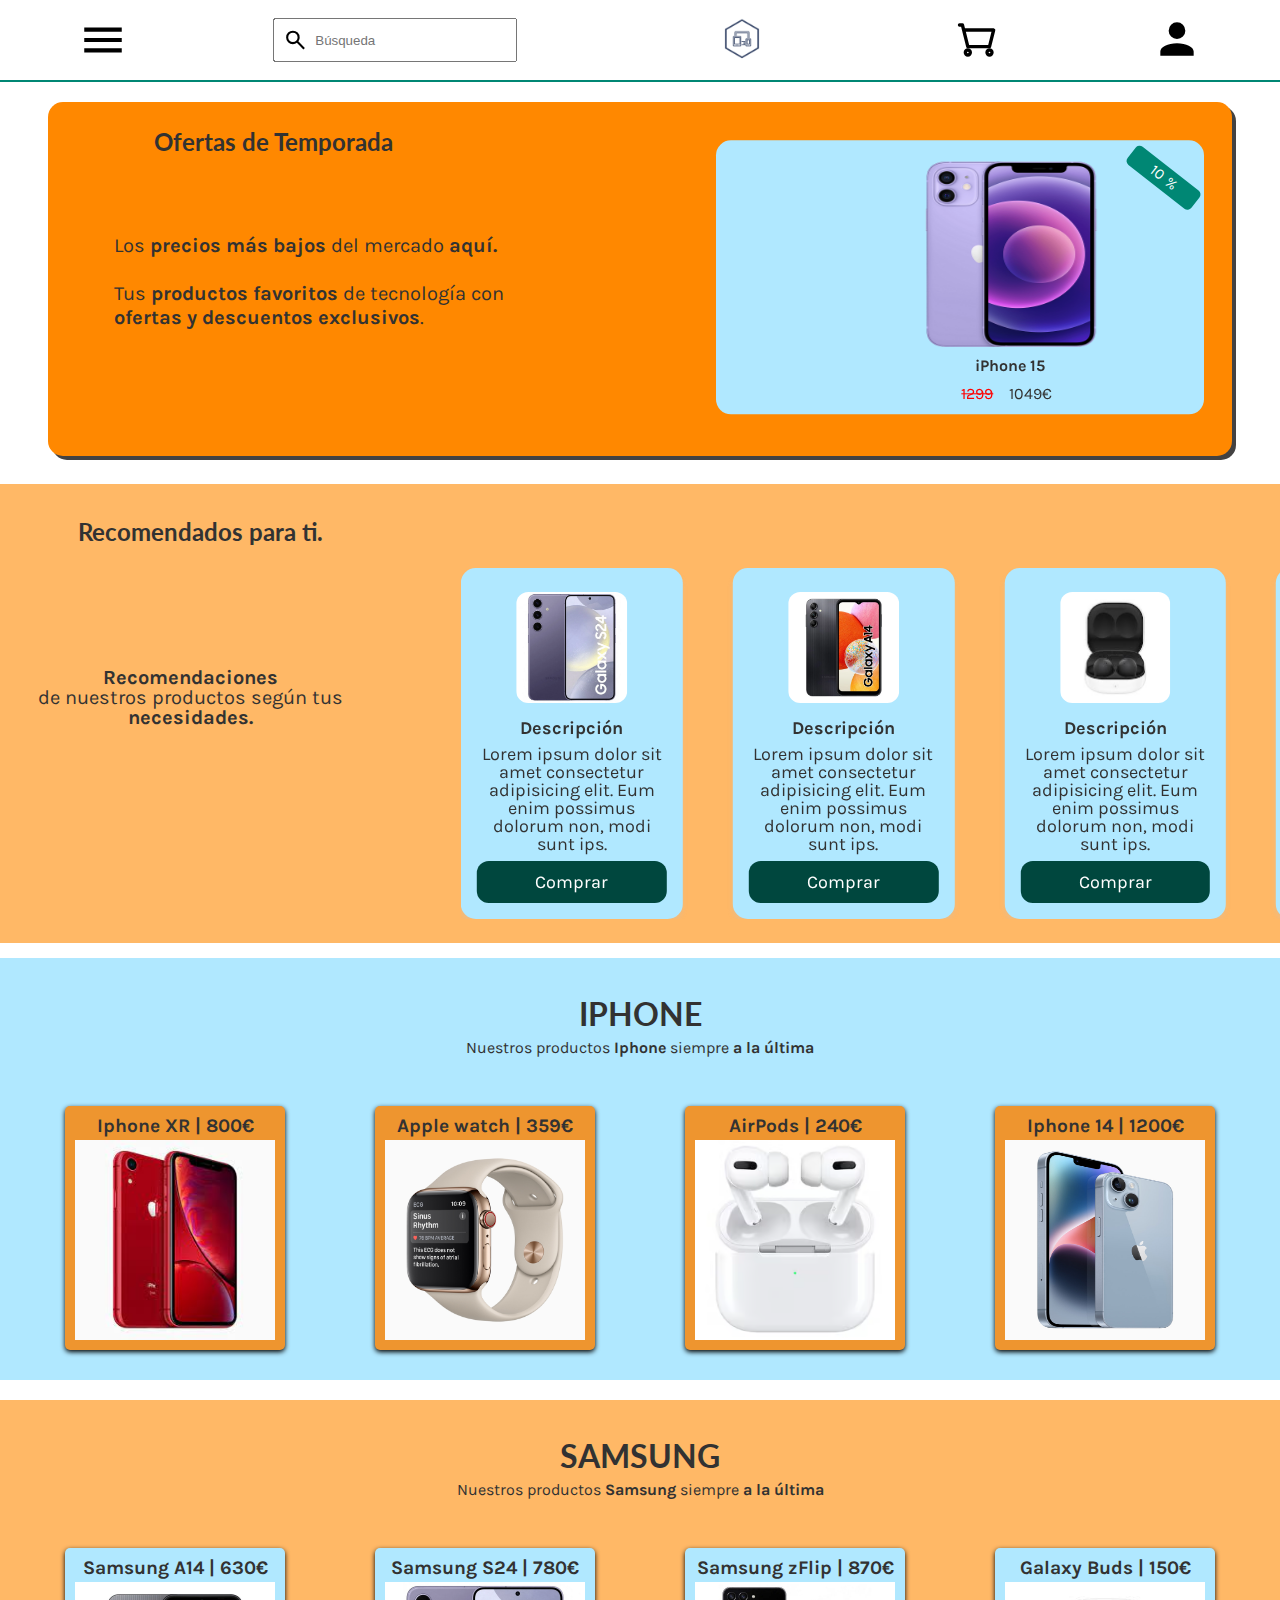
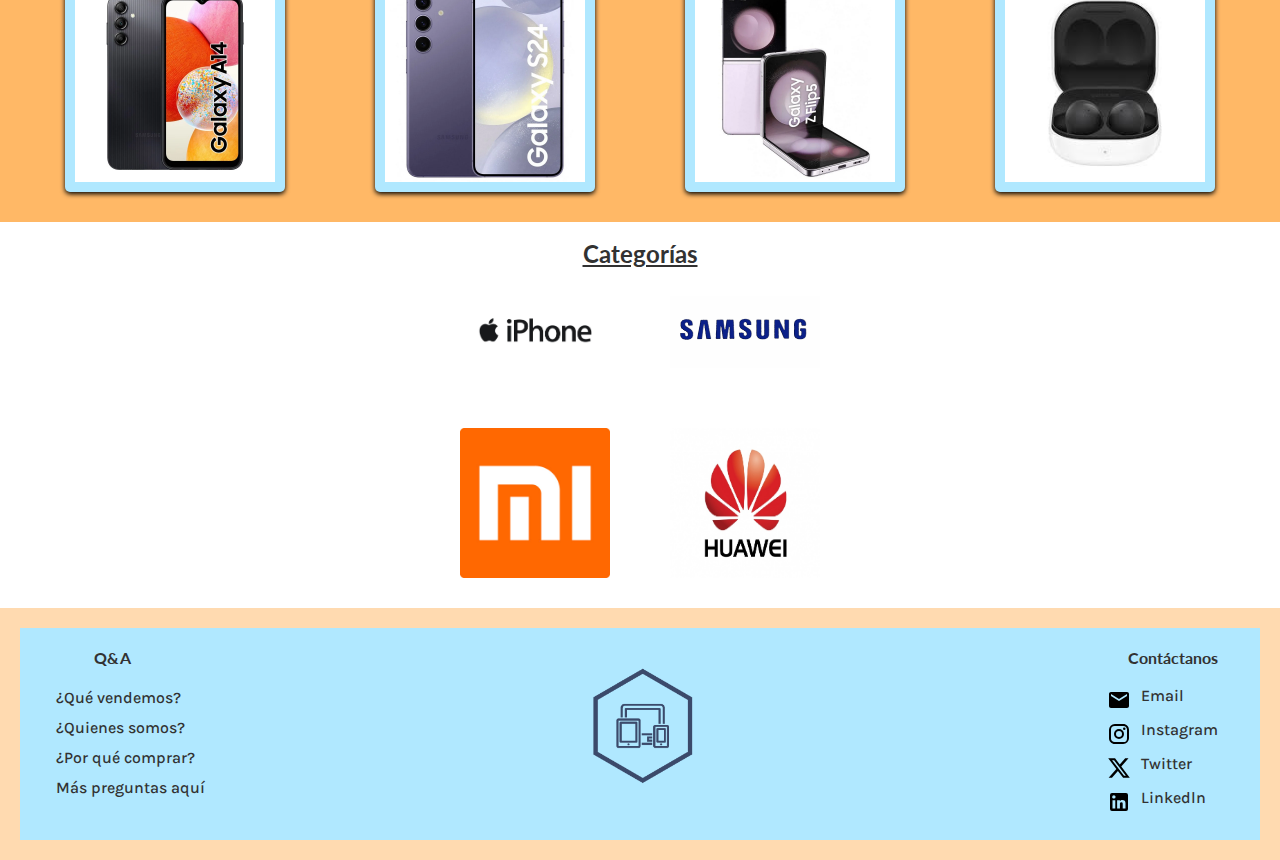
<file: Proyecto moviles/index.html>
<!DOCTYPE html>
<html lang="en">
<head>
  <meta charset="UTF-8">
  <meta name="viewport" content="width=device-width, initial-scale=1.0">
  <title>Movil Componentes</title>
  <meta name="description" content="Los precios más bajos del mercado aquí. Tus productos favoritos de tecnología con ofertas y descuentos exclusivos. Recomendaciones de nuestros productos según tus necesidades." />
  <link rel="stylesheet" href="style.css">
  <link rel="stylesheet" href="especificas.css">
  <link rel="stylesheet" href="query.css">
  <script src="script.js" defer></script>
  <link rel="stylesheet" href="https://unpkg.com/swiper/swiper-bundle.min.css" />
  <link rel="preconnect" href="https://fonts.googleapis.com">
  <link rel="preconnect" href="https://fonts.gstatic.com" crossorigin>
  <link href="https://fonts.googleapis.com/css2?family=Lato:wght@400;700&display=swap" rel="stylesheet">
  <link href="https://fonts.googleapis.com/css2?family=Karla:wght@400;500;600&display=swap" rel="stylesheet">
  <link rel="icon" href="img/logo-recortado.png">
</head>
<body class="body">
  <!-- Header -->
  <header class="header">
    <nav class="nav sticky">
      <img src="img/menu_hamburguesa.svg" alt="menu hamburguesa" class="nav_menu btn-icon" id="menu_icon"/>

      <div class="busqueda">
        <img src="img/lupa.svg" alt="lupa" class="nav_busqueda" id="lupa_icon">
        <input type="text" class="busqueda" id="busqueda" placeholder="Búsqueda">
      </div>
      <img src="img/logo.png" alt="logo" class="logo" id="logo_icon">
      <img src="img/carrito.svg" alt="carrito" class="carrito" id="carrito_icon">
      <a class="btn--show-modal" href="#">
        <img src="img/user.svg" alt="user" class="user" id="user_icon">
      </a>
    </nav>
  </header>
   <!-- Body -->

   <!-- Ofertas de temporada -->
  <main>
    <div class="ofertas"> 
      <div class="title--ofertas">
        Ofertas de Temporada</div>
        
        <div class="texto--ofertas">Los <strong>precios más bajos</strong> del mercado <strong>aquí.</strong><br><br>Tus <strong>productos favoritos</strong>  de tecnología con <br> <b>ofertas y descuentos exclusivos</b>.</div>
        <div class="card--ofertas"> <p class="etiqueta">10 %</p><div class="img--ofertas"><img src="img/iphone.png" class="imagen--ofertas"><div class="nombre--ofertas">iPhone 15</div></div>
        <div class="precio--ofertas"><del class="precioAntiguo--ofertas">1299</del>    1049€</div>
      </div>
    </div> 
      <!-- Recomendados para ti -->

      <div class="recomendados">
        <div class="titulo-y-texto">
          <h2 class="title--recomendados">Recomendados para ti.</h2>
          <p class="text--recomendados"><strong>Recomendaciones</strong><br>de nuestros productos según tus <br><strong>necesidades.</strong></p>
        </div>
        <div class="container">
    
          
            <div class="swiper-container mySwiper">
            
                <div class="swiper-wrapper">
                    <div class="swiper-slide">
                        <img src="img/samsung-s22.jpg"
                            alt="">
                        <div class="card-description">
                            <div class="card-title">
                                <h4>Descripción</h4>
                            </div>
                            <div class="card-text">
                                <p>Lorem ipsum dolor sit amet consectetur adipisicing elit. Eum enim possimus dolorum non,
                                    modi
                                    sunt ips.</p>
                            </div>
                            <div class="card-link">
                              <a href="#">Comprar</a>
                            </div>
                        </div>
    
                    </div>
                    <div class="swiper-slide">
                        <img src="img/samsung-a54.jpg"
                            alt="">
                        <div class="card-description">
                            <div class="card-title">
                                <h4>Descripción</h4>
                            </div>
                            <div class="card-text">
                                <p>Lorem ipsum dolor sit amet consectetur adipisicing elit. Eum enim possimus dolorum non,
                                    modi
                                    sunt ips.</p>
                            </div>
                            <div class="card-link">
                              <a href="#">Comprar</a>
                            </div>
                    </div>
                </div>
                    <div class="swiper-slide">
                        <img src="img/samsung-cascos.jpg"
                        alt="">
                    <div class="card-description">
                        <div class="card-title">
                            <h4>Descripción</h4>
                        </div>
                        <div class="card-text">
                            <p>Lorem ipsum dolor sit amet consectetur adipisicing elit. Eum enim possimus dolorum non,
                                modi
                                sunt ips.</p>
                        </div>
                        <div class="card-link">
                          <a href="#">Comprar</a>
                        </div>
                    </div>
                </div>
                    <div class="swiper-slide">
                        <img src="img/samsung-zfold.jpg"
                        alt="">
                    <div class="card-description">
                        <div class="card-title">
                            <h4>Descripción</h4>
                        </div>
                        <div class="card-text">
                            <p>Lorem ipsum dolor sit amet consectetur adipisicing elit. Eum enim possimus dolorum non,
                              modi
                              sunt ips.</p>
                        </div>
                        <div class="card-link">
                          <a href="#">Comprar</a>
                        </div>
                    </div>
                </div>
                    <div class="swiper-slide">
                        <img src="img/iphone-cascos.jpg"
                        alt="">
                    <div class="card-description">
                        <div class="card-title">
                            <h4>AirPods | 240€</h4>
                        </div>
                        <div class="card-text">
                            <p>Lorem ipsum dolor sit amet consectetur adipisicing elit. Eum enim possimus dolorum non,
                              modi
                              sunt ips.</p>
                        </div>
                        <div class="card-link">
                          <a href="#">Comprar</a>
                        </div>
                    </div>
                </div>

                <div class="swiper-slide hidden">
                  <img src="img/iphone-cascos.jpg"
                  alt="">
              <div class="card-description">
                  <div class="card-title">
                      <h4>AirPods</h4>
                  </div>
                  <div class="card-text">
                      <p>AirPods | 240€</p>
                  </div>
                  <div class="card-link">
                    <a href="#">Comprar</a>
                  </div>
              </div>
          </div>
        </div>
          
    </div>
            
            
    
            </div>
            <div class="scroll--iphone"></div>
      </div>

    <!-- Categoria IPHONE -->

    <div class="iphone">
      <div class="contenidoRecomendadosIphone">
          <div class="title--iphone">
              <h2>IPHONE</h2>
          </div>
          <div class="text--iphone">
              <p>Nuestros productos <strong>Iphone</strong> siempre <strong>a la última</strong></p>
          </div>
      </div>
      <div class="recomendados--categoriasIphone">
          <div class="categoriaIphone">
              <span>Iphone XR | 800€</span>
              <img src="img/iphone-XR.jpg" alt="">
          </div>
          <div class="categoriaIphone">
              <span>Apple watch | 359€</span>
              <img src="img/iphone-reloj.jpg" alt="">
          </div>
          <div class="categoriaIphone">
              <span>AirPods | 240€</span>
              <img src="img/iphone-cascos.jpg" alt="">
          </div>
          <div class="categoriaIphone">
              <span>Iphone 14 | 1200€</span>
              <img src="img/iphone-14.jpg" alt="" >
          </div>
          
       </div>
      <div class="scroll--samsung"></div>
    </div>


    <!-- Categoria SAMSUNG -->

    <div class="Samsung">
      <div class="contenidoRecomendadosSamsung">
          <div class="title--Samsung">
              <h2>SAMSUNG</h2>
          </div>
          <div class="text--Samsung">
              <p>Nuestros productos <strong>Samsung</strong> siempre <strong>a la última</strong></p>
          </div>
      </div>
      <div class="recomendados--categoriasSamsung">
          <div class="categoriaSamsung">
              <span>Samsung A14 | 630€</span>
              <img src="img/samsung-a54.jpg" alt="">
          </div>
          <div class="categoriaSamsung">
              <span>Samsung S24 | 780€</span>
              <img src="img/samsung-s22.jpg" alt="">
          </div>
          <div class="categoriaSamsung">
              <span>Samsung zFlip | 870€</span>
              <img src="img/samsung-zfold.jpg" alt="">
          </div>
          <div class="categoriaSamsung">
              <span>Galaxy Buds | 150€</span>
              <img src="img/samsung-cascos.jpg" alt="">
          </div>
      </div>
    </div>

      <!-- Categorias -->
      
    <div class="Categorias">
      <h2 class="titulo"><u>Categorías</u></h2>
        <div class="logos-arriba">
            <img src="img/iphone-logo.jpg" class="logoIphone" onclick="scrollToSection('.scroll--iphone')">
            <img src="img/Logo_samsung_5.jpg" class="logoSamsung" onclick="scrollToSection('.scroll--samsung')">
        </div>
        <div class="logos-abajo">
            <img src="img/xiaomi-logo.jpg" class="logoXiaomi">
            <img src="img/huawei-logo.jpg" class="logoHuawei">
        </div>
    </div>
  </main>

  <!-- Footer -->
  <footer class="footer">
    <div class="QYA">
      <h4 class="QYA--title">Q&A</h4>
      <p class="pregunta">¿Qué vendemos?</p>
      <p class="pregunta">¿Quienes somos?</p>
      <p class="pregunta">¿Por qué comprar?</p>
      <p class="pregunta">Más preguntas aquí</p>
    </div>
    <div class="logo-footer">
      <img src="img/logo-recortado.png">
    </div>
    <div class="contactos">
      <h4 class="contactanos--title">Contáctanos</h4>
      <div class="contactos--content">
        <div class="contacto_icon">
          <div class="contacto_item">
            <img src="img/email.svg">
            <p class="contacto1">Email</p>
          </div>
        </div>
        <div class="contacto_icon">
          <div class="contacto_item">
            <img src="img/instagram.svg">
            <p class="contacto">Instagram</p>
          </div>
        </div>
        <div class="contacto_icon">
          <div class="contacto_item">
            <img src="img/X.svg">
            <p class="contacto">Twitter</p>
          </div>
        </div>
        <div class="contacto_icon">
          <div class="contacto_item">
            <img src="img/linkedin.svg">
            <p class="contacto">Linkedln</p>
          </div>
        </div>
      </div>
    </div>
  </footer>

  <!-- Ventana modal de login -->

  <div class="modal hidden">
    <button class="btn--close-modal">&times;</button>
    <h2 class="modal__header">
      Iniciar Sesion <br />
    </h2>
    <form class="modal__form" name="modal__form" netlify>
      <label>Email</label>
      <input type="text" name="email"/>
      <label>Contraseña</label>
      <input type="password" name="contraseña"/>
      <button class="btn-login">Login </button>
    </form>
  </div>
  <div class="overlay hidden"></div>

<!-- Menú lateral -->
<div id="modal-menu" class="modal-menu hidden">

  <button id="btn-close-menu" class="btn--close-modal">&times;</button>
  <h2 class="modal-menu__header">Menú</h2>
  <ul>
    <li class="clickLista" onclick="scrollToSection('.scroll--samsung')">Samsung</li>
    <li class="clickLista" onclick="scrollToSection('.scroll--iphone')">Iphone</li>
    <li class="clickLista">Xiaomi</li>
    <li class="clickLista">Huawei</li>
  </ul>
</div>

<!-- Overlay del menú -->
<div id="overlay-menu" class="overlay-menu"></div>


<script src="https://unpkg.com/swiper/swiper-bundle.min.js"></script>  
</body>
</html>
</file>
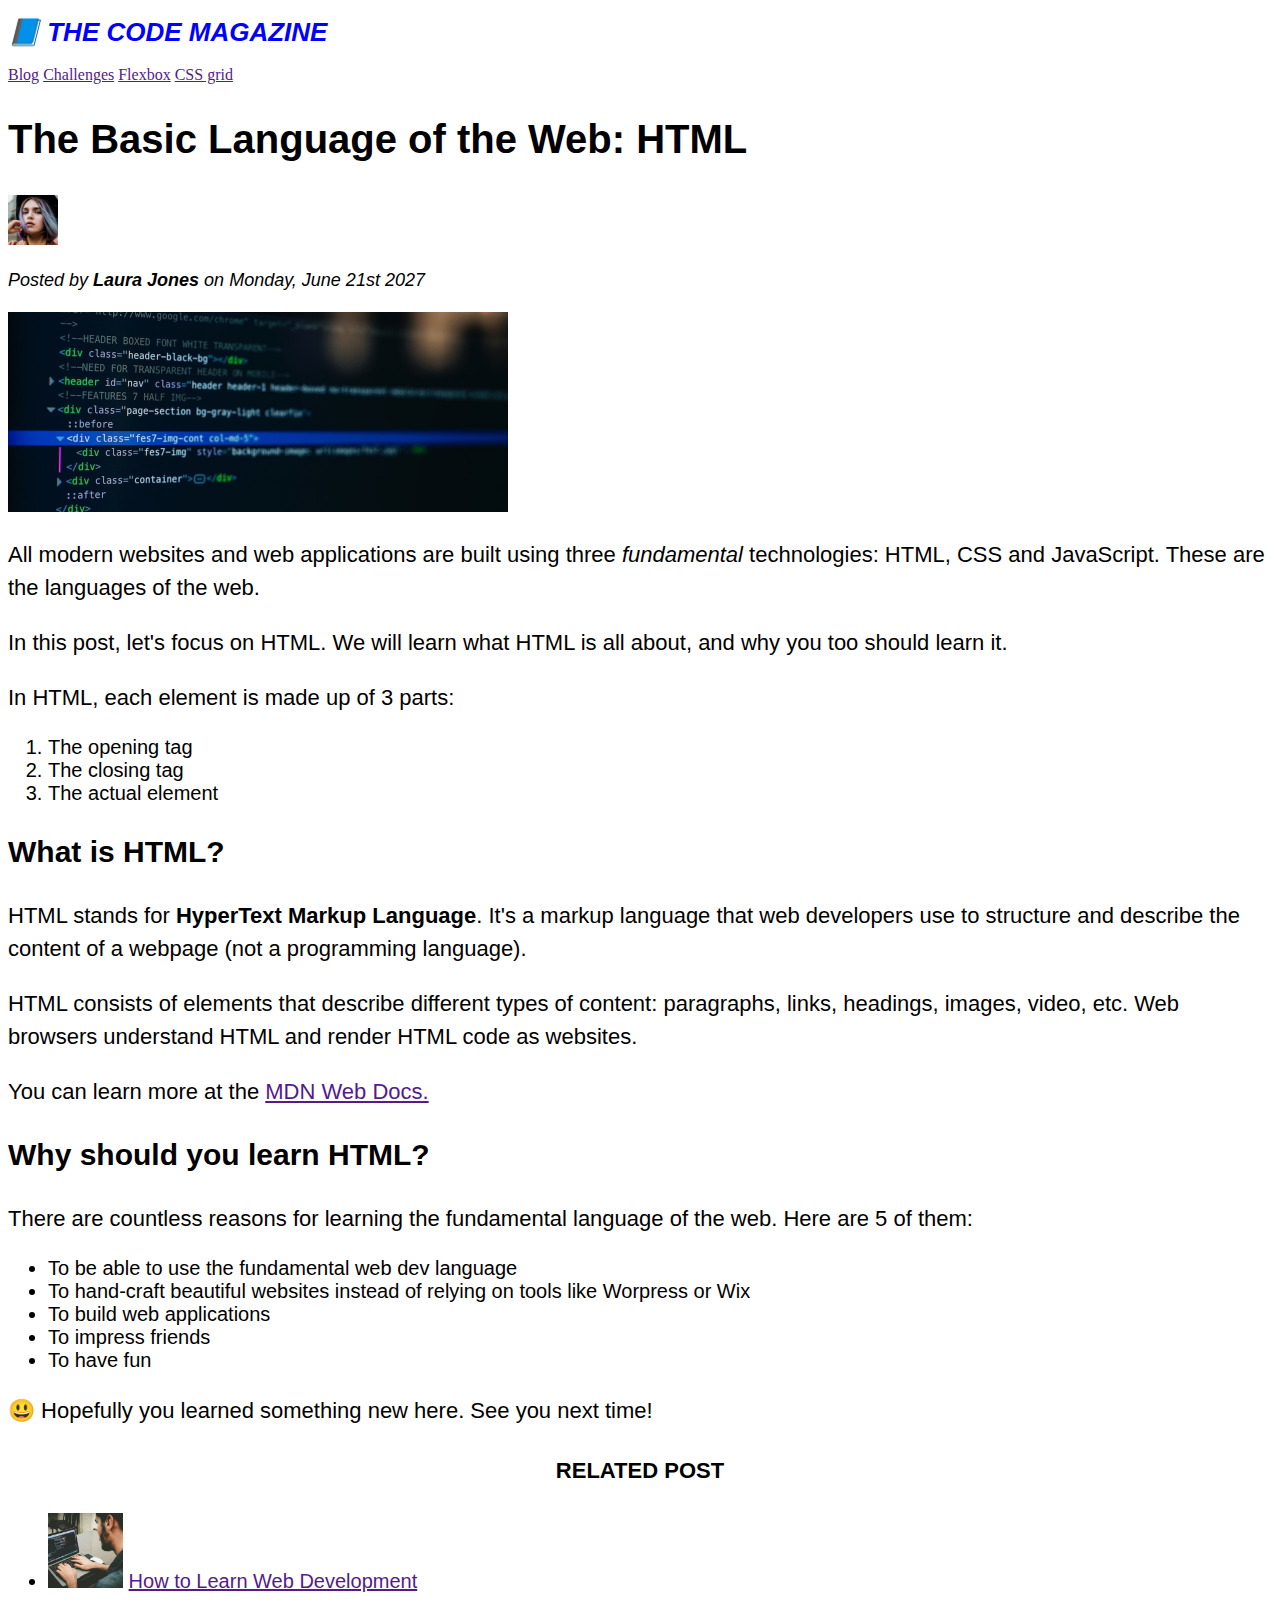
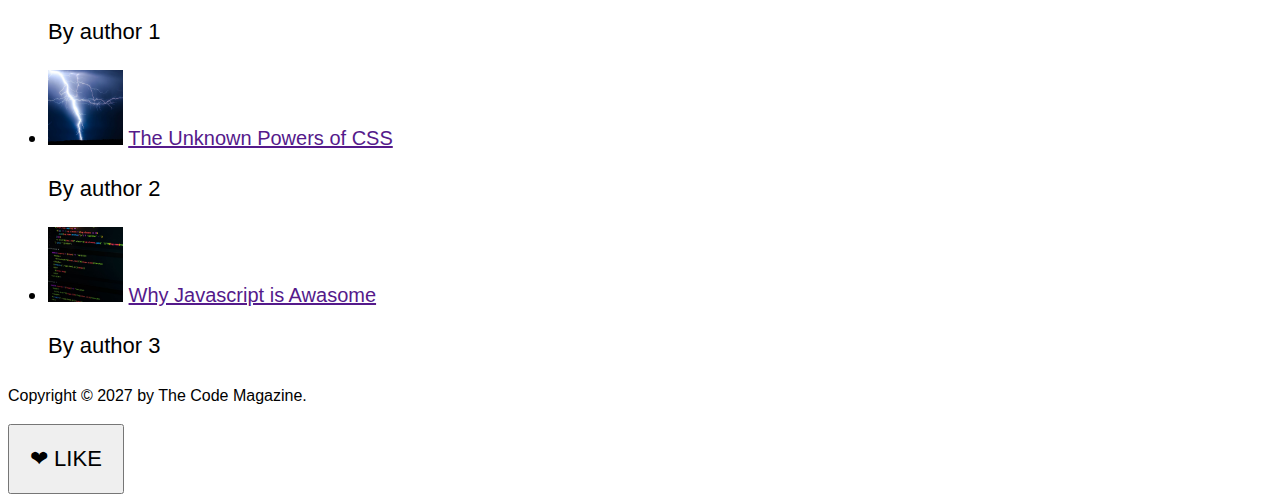
<file: Reto 1/index.html>
<!DOCTYPE html>
<html lang="en">
<head>
  <meta charset="UTF-8">
  <meta name="viewport" content="width=device-width, initial-scale=1.0">
  <link href="style.css" rel="stylesheet">
  <title>Document</title>
</head>
<body>
  <header>
   <h1>📘 The Code Magazine</h1> 
   <nav>
    <a href="">Blog</a>
    <a href="">Challenges</a>
    <a href="">Flexbox</a>
    <a href="">CSS grid</a> 
   </nav>
  </header>
  <article>
    <header>
      <h2>The Basic Language of the Web: HTML</h2>
      <img src="img/laura-jones.jpg" height="50" width="50">
      <p id="author">Posted by <strong>Laura Jones</strong> on Monday, June 21st 2027</p>
      <img src="img/post-img.jpg" height="200" width="500">
    </header>
    <p>All modern websites and web applications are built using three <em>fundamental</em> technologies: HTML, CSS and JavaScript. These are the languages of the web.</p>

    <p>In this post, let's focus on HTML. We will learn what HTML is all about, and why you too should learn it.</p>

    <p>In HTML, each element is made up of 3 parts:</p>

    <ol>
      <li>The opening tag</li>
      <li>The closing tag</li>
      <li>The actual element</li>
    </ol>

    <h3>What is HTML?</h3>

    <p>HTML stands for <strong>HyperText Markup Language</strong>. It's a markup language that web 
      developers use to structure and describe the content of a webpage (not a programming language).</p>

    <p>HTML consists of elements that describe different types of content: paragraphs, links, headings, images, video, etc. 
      Web browsers understand HTML and render HTML code as websites.</p>

    <p>You can learn more at the <a href="">MDN Web Docs.</a></p>

    <h3>Why should you learn HTML?</h3>

    <p>There are countless reasons for learning the fundamental language of the web. Here are 5 of them:</p>
    <ul>
      <li>To be able to use the fundamental web dev language</li>
      <li>To hand-craft beautiful websites instead of relying on tools like Worpress or Wix</li>
      <li>To build web applications</li>
      <li>To impress friends</li>
      <li>To have fun </li>
    </ul>
    <p>😃 Hopefully you learned something new here. See you next time!</p>
  </article>
  <aside>
    <h4><p class="related-a">Related post</p></h4>
    
    <ul>
      <li>
        <img src="img/related-1.jpg" width="75">
        <a href="">How to Learn Web Development</a><br>
        <p>By author 1</p>
      </li>
      <li>
        <img src="img/related-2.jpg" width="75">
        <a href="">The Unknown Powers of CSS</a><br>
        <p>By author 2</p>
      </li>
      <li>
        <img src="img/related-3.jpg" width="75">
        <a href="">Why Javascript is Awasome</a>
        <p>By author 3</p>
      </li>
    </ul>
  </aside>
  <footer><p id="copyright">Copyright &copy; 2027 by The Code Magazine.</p></footer>
  <button>❤ LIKE</button>
</body>
</html>
</file>
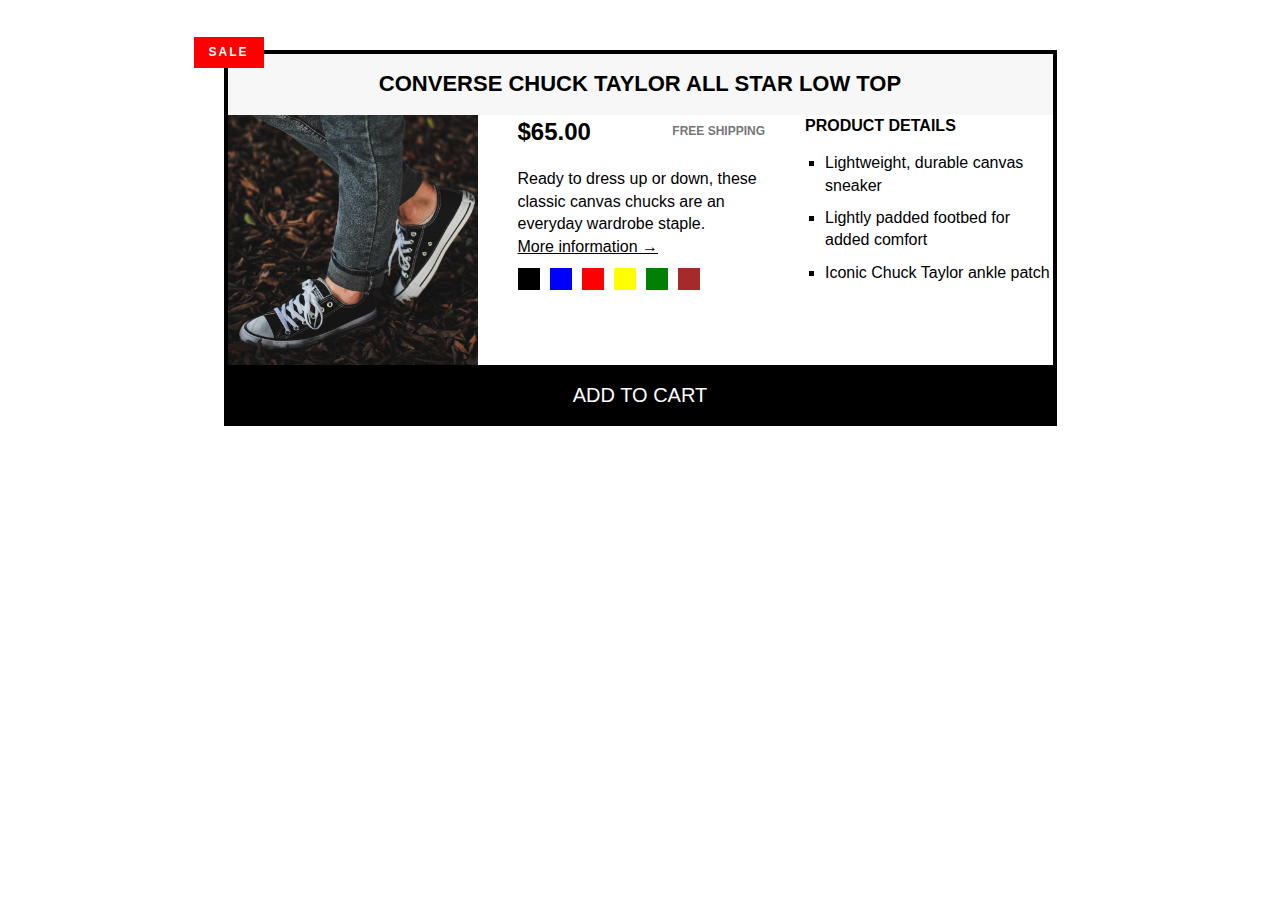
<file: Reto 2/index.html>
<!DOCTYPE html>
<html lang="en">
<head>
  <meta charset="UTF-8">
  <meta name="viewport" content="width=device-width, initial-scale=1.0">
  <link href="style.css" rel="stylesheet">
  <title>Document</title>
</head>
<body>
  <article class="product">
    <p class="sale">SALE</p>
    <h2 class="product-title">Converse Chuck Taylor All Star Low Top</h2>
    <!-- <div class="row"> -->
      <img src="img/challenges.jpg" height="250" width="250">
      <div class="containerPrecio">
        <div class="price-shipping">
          <p class="price"><strong>$65.00</strong></p>
          <p class="shipping">Free shipping</p>
        </div>
        <p>
          Ready to dress up or down, these classic canvas chucks are an everyday
          wardrobe staple.
        </p>

        <a class="more-info" href="https://www.converse.com">More information &rarr;</a>

        <div class="colors">
          <div class="color"></div>
          <div class="color color-blue"></div>
          <div class="color color-red"></div>
          <div class="color color-yellow"></div>
          <div class="color color-green"></div>
          <div class="color color-brown"></div>
        </div>
      </div>
      <div class="containerProductDetails">
        <h3 class="details-title">Product details</h3>

        <ul class="details-list">
          <li>Lightweight, durable canvas sneaker</li>
          <li>Lightly padded footbed for added comfort</li>
          <li>Iconic Chuck Taylor ankle patch</li>
        </ul>
      </div>      
    </div>
    
    <button class="add-cart">Add to cart</button>
  </article>
</body>
</html>
</file>
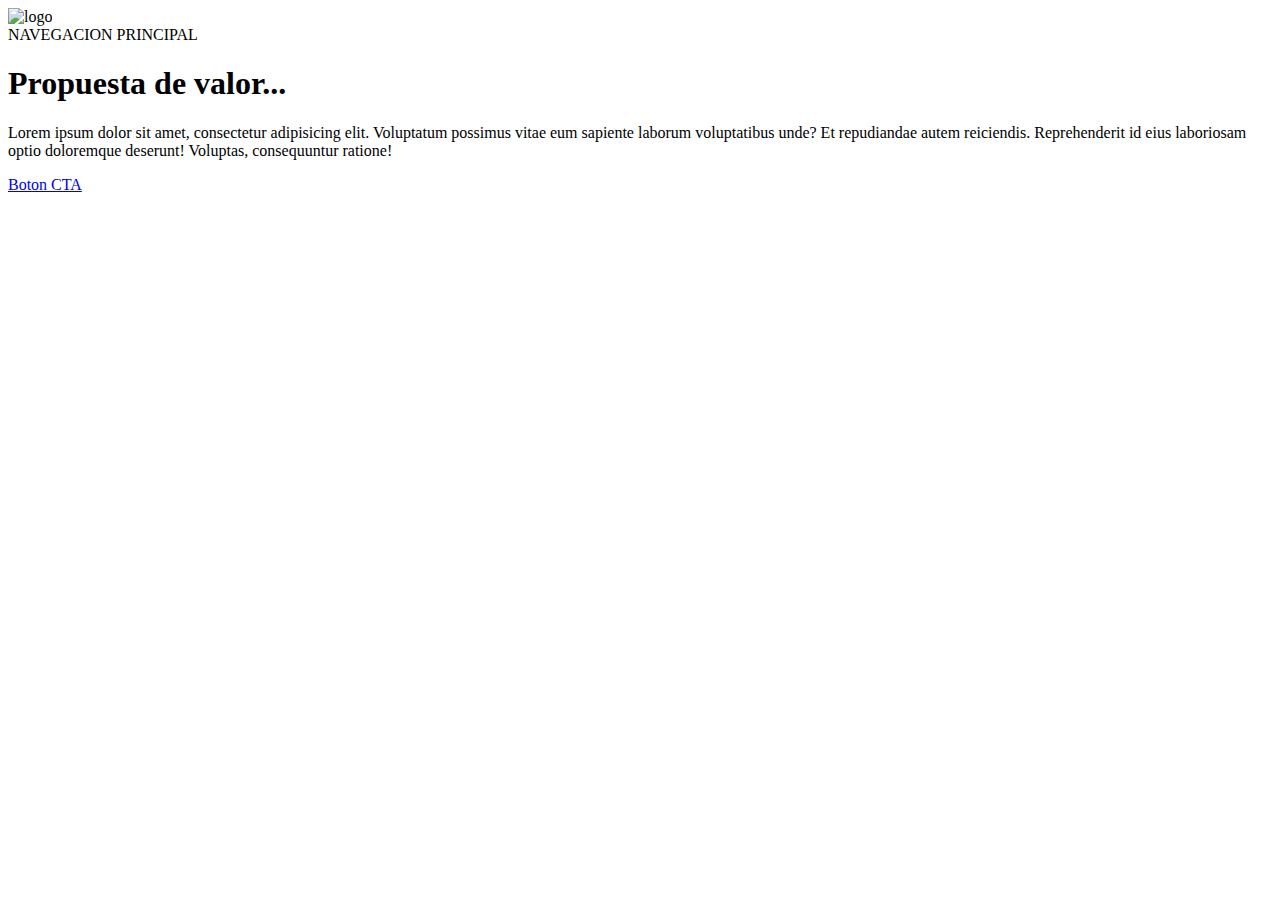
<file: Reto 4/index.html>
<!DOCTYPE html>
<html lang="en">
<head>
  <meta charset="UTF-8">
  <meta name="viewport" content="width=device-width, initial-scale=1.0">
  <title>Document</title>
</head>
<body>
  <div class="hero-img">
    <header class="container header-nav">
      <img class="logo" alt="logo">
      <nav class="main-nav">NAVEGACION PRINCIPAL</nav>
    </header>
    <main class="hero-container container">
      <section>
        <h1>Propuesta de valor...</h1>
        <p>
          Lorem ipsum dolor sit amet, consectetur adipisicing elit. 
          Voluptatum possimus vitae eum sapiente laborum voluptatibus unde? Et repudiandae autem reiciendis. 
          Reprehenderit id eius laboriosam optio doloremque deserunt! Voluptas, consequuntur ratione!
        </p>
        <a href="#" class="btn">Boton CTA</a>
      </section>
    </main>
    
  </div>
</body>
</html>
</file>
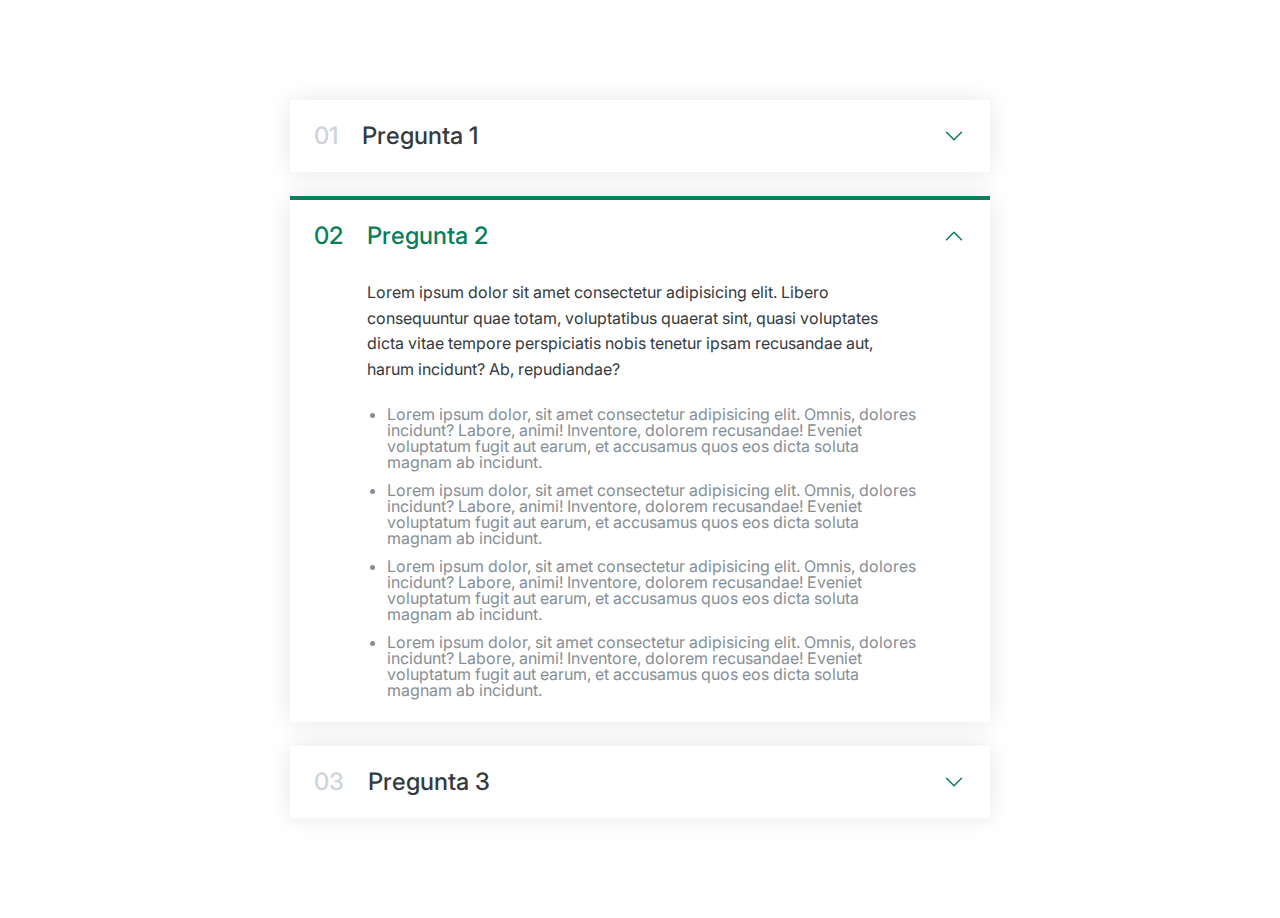
<file: Zaca/index.html>
<!DOCTYPE html>
<html lang="en">
<head>
  <meta charset="UTF-8">
  <meta name="viewport" content="width=device-width, initial-scale=1.0">
  <link rel="stylesheet" href="styles-acordeon.css">
  <link href="https://fonts.googleapis.com/css2?family=Inter:wght@400;600;700&display=swap" rel="stylesheet">
  <title>Document</title>
</head>
<body>
  <div class="acordeon">
    <div class="item">
      <p class="numero">01</p>
      <p class="texto">Pregunta 1</p>
      <svg xmlns="http://www.w3.org/2000/svg" fill="none" viewBox="0 0 24 24" stroke-width="1.5" stroke="currentColor" class="icon" name="down">
        <path stroke-linecap="round" stroke-linejoin="round" d="m19.5 8.25-7.5 7.5-7.5-7.5" />
      </svg>
      <svg xmlns="http://www.w3.org/2000/svg" fill="none" viewBox="0 0 24 24" stroke-width="1.5" stroke="currentColor" class="icon" name="up">
        <path stroke-linecap="round" stroke-linejoin="round" d="m4.5 15.75 7.5-7.5 7.5 7.5" />
      </svg>
      <div class="hidden-box">
        <p>
          Lorem ipsum dolor sit amet consectetur adipisicing elit. Libero consequuntur quae totam, voluptatibus quaerat sint,
          quasi voluptates dicta vitae tempore perspiciatis nobis tenetur ipsam recusandae aut, harum incidunt? Ab, repudiandae?
        </p>
        <ul>
          <li>
            Lorem ipsum dolor, sit amet consectetur adipisicing elit. Omnis, dolores incidunt? Labore, animi! Inventore, 
            dolorem recusandae! Eveniet voluptatum fugit aut earum, et accusamus quos eos dicta soluta magnam ab incidunt.
          </li>
          <li>
            Lorem ipsum dolor, sit amet consectetur adipisicing elit. Omnis, dolores incidunt? Labore, animi! Inventore, 
            dolorem recusandae! Eveniet voluptatum fugit aut earum, et accusamus quos eos dicta soluta magnam ab incidunt.
          </li>
          <li>
            Lorem ipsum dolor, sit amet consectetur adipisicing elit. Omnis, dolores incidunt? Labore, animi! Inventore, 
            dolorem recusandae! Eveniet voluptatum fugit aut earum, et accusamus quos eos dicta soluta magnam ab incidunt.
          </li>
          <li>
            Lorem ipsum dolor, sit amet consectetur adipisicing elit. Omnis, dolores incidunt? Labore, animi! Inventore, 
            dolorem recusandae! Eveniet voluptatum fugit aut earum, et accusamus quos eos dicta soluta magnam ab incidunt.
          </li>
        </ul>
      </div>
    </div>
    <div class="item open">
      <p class="numero">02</p>
      <p class="texto">Pregunta 2</p>
      <svg xmlns="http://www.w3.org/2000/svg" fill="none" viewBox="0 0 24 24" stroke-width="1.5" stroke="currentColor" class="icon" name="down">
        <path stroke-linecap="round" stroke-linejoin="round" d="m19.5 8.25-7.5 7.5-7.5-7.5" />
      </svg>
      <svg xmlns="http://www.w3.org/2000/svg" fill="none" viewBox="0 0 24 24" stroke-width="1.5" stroke="currentColor" class="icon" name="up">
        <path stroke-linecap="round" stroke-linejoin="round" d="m4.5 15.75 7.5-7.5 7.5 7.5" />
      </svg>      
      <div class="hidden-box">
        <p>
          Lorem ipsum dolor sit amet consectetur adipisicing elit. Libero consequuntur quae totam, voluptatibus quaerat sint,
          quasi voluptates dicta vitae tempore perspiciatis nobis tenetur ipsam recusandae aut, harum incidunt? Ab, repudiandae?
        </p>
        <ul>
          <li>
            Lorem ipsum dolor, sit amet consectetur adipisicing elit. Omnis, dolores incidunt? Labore, animi! Inventore, 
            dolorem recusandae! Eveniet voluptatum fugit aut earum, et accusamus quos eos dicta soluta magnam ab incidunt.
          </li>
          <li>
            Lorem ipsum dolor, sit amet consectetur adipisicing elit. Omnis, dolores incidunt? Labore, animi! Inventore, 
            dolorem recusandae! Eveniet voluptatum fugit aut earum, et accusamus quos eos dicta soluta magnam ab incidunt.
          </li>
          <li>
            Lorem ipsum dolor, sit amet consectetur adipisicing elit. Omnis, dolores incidunt? Labore, animi! Inventore, 
            dolorem recusandae! Eveniet voluptatum fugit aut earum, et accusamus quos eos dicta soluta magnam ab incidunt.
          </li>
          <li>
            Lorem ipsum dolor, sit amet consectetur adipisicing elit. Omnis, dolores incidunt? Labore, animi! Inventore, 
            dolorem recusandae! Eveniet voluptatum fugit aut earum, et accusamus quos eos dicta soluta magnam ab incidunt.
          </li>
        </ul>
      </div>
    </div>
    <div class="item">
      <p class="numero">03</p>
      <p class="texto">Pregunta 3</p>
      <svg xmlns="http://www.w3.org/2000/svg" fill="none" viewBox="0 0 24 24" stroke-width="1.5" stroke="currentColor" class="icon" name="down">
        <path stroke-linecap="round" stroke-linejoin="round" d="m19.5 8.25-7.5 7.5-7.5-7.5" />
      </svg>
      <svg xmlns="http://www.w3.org/2000/svg" fill="none" viewBox="0 0 24 24" stroke-width="1.5" stroke="currentColor" class="icon" name="up">
        <path stroke-linecap="round" stroke-linejoin="round" d="m4.5 15.75 7.5-7.5 7.5 7.5" />
      </svg>
      <div class="hidden-box">
        <p>
          Lorem ipsum dolor sit amet consectetur adipisicing elit. Libero consequuntur quae totam, voluptatibus quaerat sint,
          quasi voluptates dicta vitae tempore perspiciatis nobis tenetur ipsam recusandae aut, harum incidunt? Ab, repudiandae?
        </p>
        <ul>
          <li>
            Lorem ipsum dolor, sit amet consectetur adipisicing elit. Omnis, dolores incidunt? Labore, animi! Inventore, 
            dolorem recusandae! Eveniet voluptatum fugit aut earum, et accusamus quos eos dicta soluta magnam ab incidunt.
          </li>
          <li>
            Lorem ipsum dolor, sit amet consectetur adipisicing elit. Omnis, dolores incidunt? Labore, animi! Inventore, 
            dolorem recusandae! Eveniet voluptatum fugit aut earum, et accusamus quos eos dicta soluta magnam ab incidunt.
          </li>
          <li>
            Lorem ipsum dolor, sit amet consectetur adipisicing elit. Omnis, dolores incidunt? Labore, animi! Inventore, 
            dolorem recusandae! Eveniet voluptatum fugit aut earum, et accusamus quos eos dicta soluta magnam ab incidunt.
          </li>
          <li>
            Lorem ipsum dolor, sit amet consectetur adipisicing elit. Omnis, dolores incidunt? Labore, animi! Inventore, 
            dolorem recusandae! Eveniet voluptatum fugit aut earum, et accusamus quos eos dicta soluta magnam ab incidunt.
          </li>
        </ul>
      </div>
    </div>
  </div>
</body>
</html>
</file>
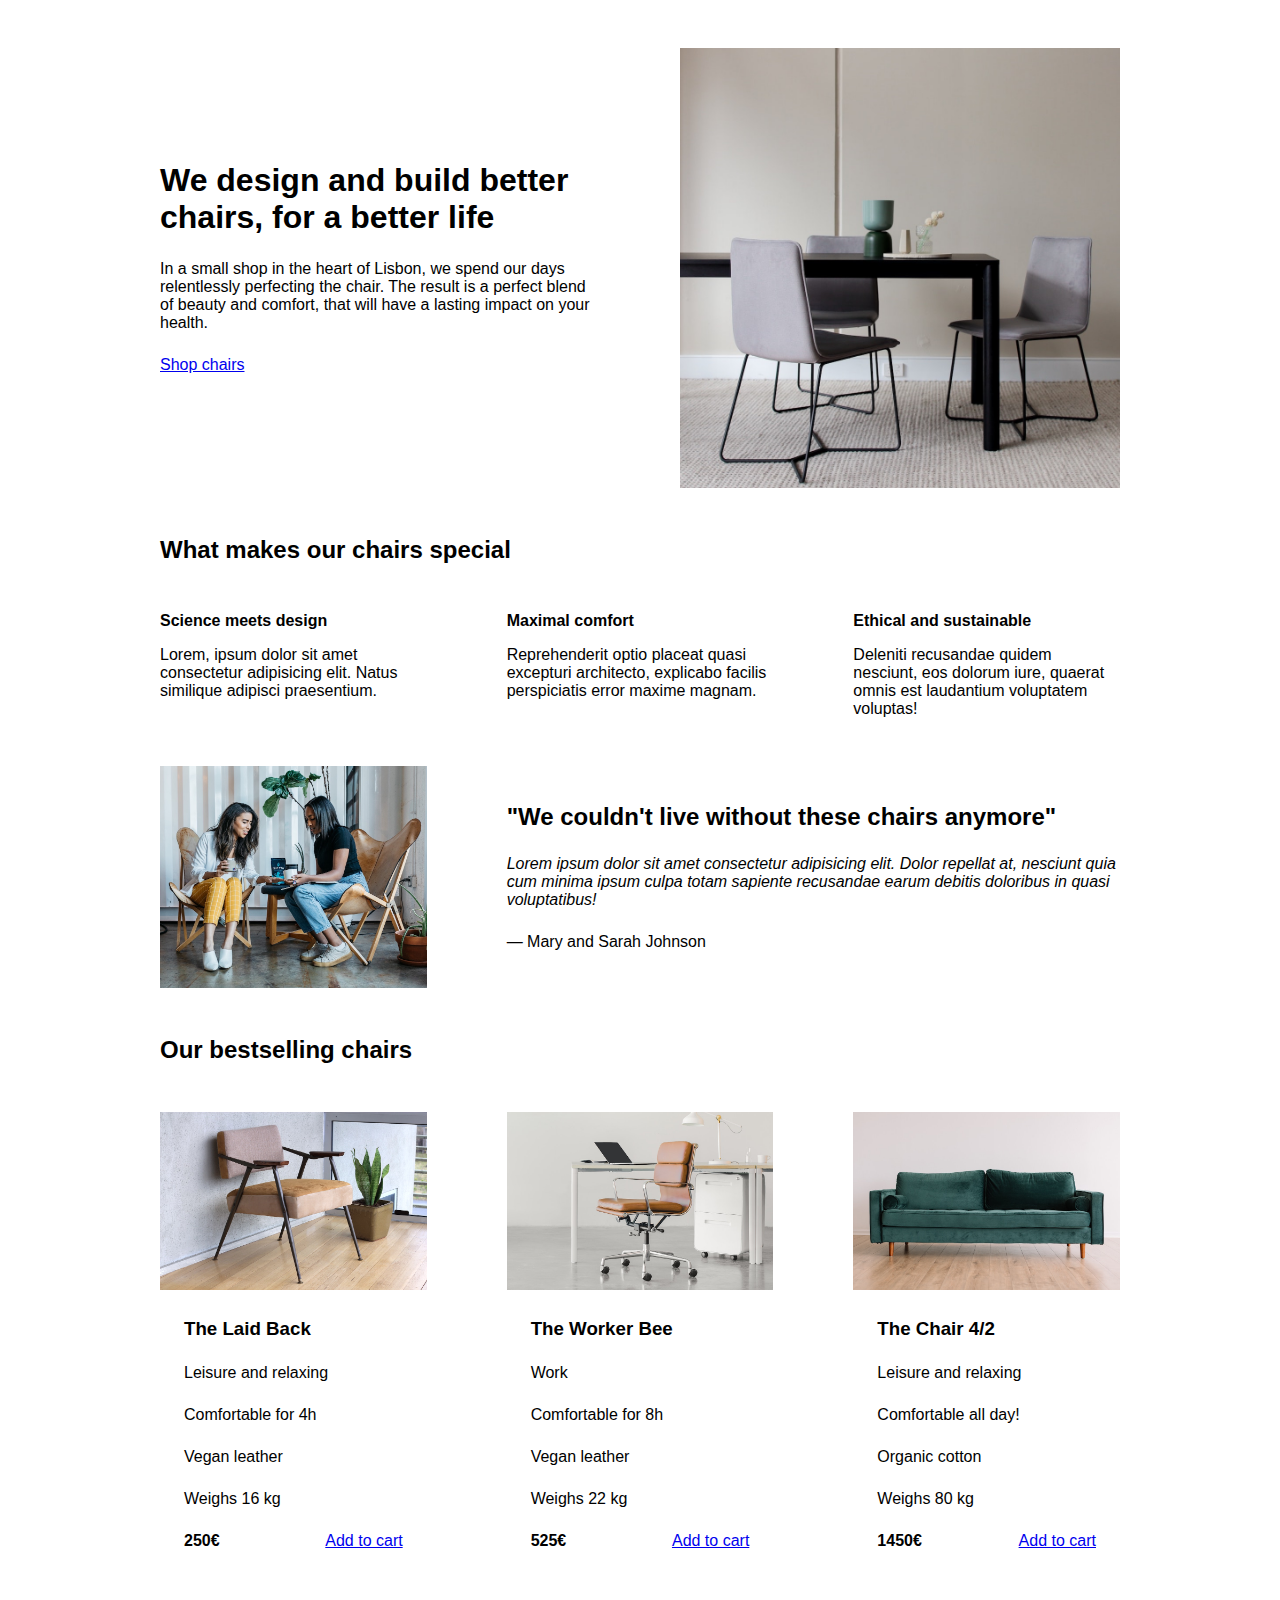
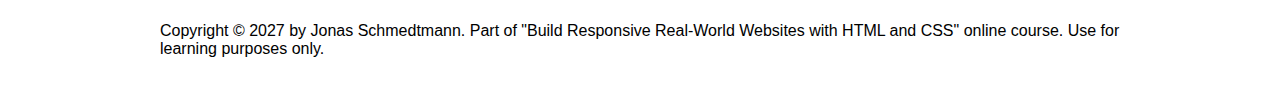
<file: Principios de diseño/0. ORIGINAL/index.html>
<!DOCTYPE html>
<html lang="en">
  <head>
    <meta charset="UTF-8" />
    <meta http-equiv="X-UA-Compatible" content="IE=edge" />
    <meta name="viewport" content="width=device-width, initial-scale=1.0" />

    <link rel="stylesheet" href="style.css" />
    <title>Lisbon Chair Shop</title>
  </head>
  <body>
    <div class="container">
      <header>
        <div class="header-text-box">
          <h1>We design and build better chairs, for a better life</h1>
          <p class="header-text">
            In a small shop in the heart of Lisbon, we spend our days
            relentlessly perfecting the chair. The result is a perfect blend of
            beauty and comfort, that will have a lasting impact on your health.
          </p>
          <a class="btn btn--big" href="#">Shop chairs</a>
        </div>
        <img src="hero.jpg" alt="Photo" />
      </header>

      <section>
        <h2>What makes our chairs special</h2>
        <div class="grid-3-cols">
          <div>
            <p class="features-title"><strong>Science meets design</strong></p>
            <p class="features-text">
              Lorem, ipsum dolor sit amet consectetur adipisicing elit. Natus
              similique adipisci praesentium.
            </p>
          </div>

          <div>
            <p class="features-title">
              <strong>Maximal comfort</strong>
            </p>
            <p class="features-text">
              Reprehenderit optio placeat quasi excepturi architecto, explicabo
              facilis perspiciatis error maxime magnam.
            </p>
          </div>

          <div>
            <p class="features-title">
              <strong>Ethical and sustainable</strong>
            </p>
            <p class="features-text">
              Deleniti recusandae quidem nesciunt, eos dolorum iure, quaerat
              omnis est laudantium voluptatem voluptas!
            </p>
          </div>
        </div>
      </section>

      <section class="testimonial-section">
        <div class="grid-3-cols">
          <img src="customers.jpg" alt="People sitting on chairs" />
          <div class="testimonial-box">
            <h2>"We couldn't live without these chairs anymore"</h2>
            <blockquote class="testimonial-text">
              Lorem ipsum dolor sit amet consectetur adipisicing elit. Dolor
              repellat at, nesciunt quia cum minima ipsum culpa totam sapiente
              recusandae earum debitis doloribus in quasi voluptatibus!
            </blockquote>
            <p class="testimonial-author">&mdash; Mary and Sarah Johnson</p>
          </div>
        </div>
      </section>

      <section>
        <h2>Our bestselling chairs</h2>
        <div class="grid-3-cols">
          <figure class="chair">
            <img src="chair-1.jpg" alt="Chair" />
            <div class="chair-box">
              <h3>The Laid Back</h3>
              <ul class="chair-details">
                <li>
                  <!-- Span is a generic INLINE text element, it doesn't have any meaning. It's like a div element, but inline -->
                  <span>Leisure and relaxing</span>
                </li>
                <li>
                  <span>Comfortable for 4h</span>
                </li>
                <li>
                  <span>Vegan leather</span>
                </li>
                <li>
                  <span>Weighs 16 kg</span>
                </li>
              </ul>
              <div class="chair-price">
                <strong>250€</strong>
                <a href="#" class="btn btn--small">Add to cart</a>
              </div>
            </div>
          </figure>

          <figure class="chair">
            <img src="chair-2.jpg" alt="Chair" />
            <div class="chair-box">
              <h3>The Worker Bee</h3>
              <ul class="chair-details">
                <li>
                  <span>Work</span>
                </li>
                <li>
                  <span>Comfortable for 8h</span>
                </li>
                <li>
                  <span>Vegan leather</span>
                </li>
                <li>
                  <span>Weighs 22 kg</span>
                </li>
              </ul>
              <div class="chair-price">
                <strong>525€</strong>
                <a href="#" class="btn btn--small">Add to cart</a>
              </div>
            </div>
          </figure>

          <figure class="chair">
            <img src="chair-3.jpg" alt="Chair" />
            <div class="chair-box">
              <h3>The Chair 4/2</h3>
              <ul class="chair-details">
                <li>
                  <span>Leisure and relaxing</span>
                </li>
                <li>
                  <span>Comfortable all day!</span>
                </li>
                <li>
                  <span>Organic cotton</span>
                </li>
                <li>
                  <span>Weighs 80 kg</span>
                </li>
              </ul>
              <div class="chair-price">
                <strong>1450€</strong>
                <a href="#" class="btn btn--small">Add to cart</a>
              </div>
            </div>
          </figure>
        </div>
      </section>

      <footer>
        Copyright &copy; 2027 by Jonas Schmedtmann. Part of "Build Responsive
        Real-World Websites with HTML and CSS" online course. Use for learning
        purposes only.
      </footer>
    </div>
  </body>
</html>
</file>
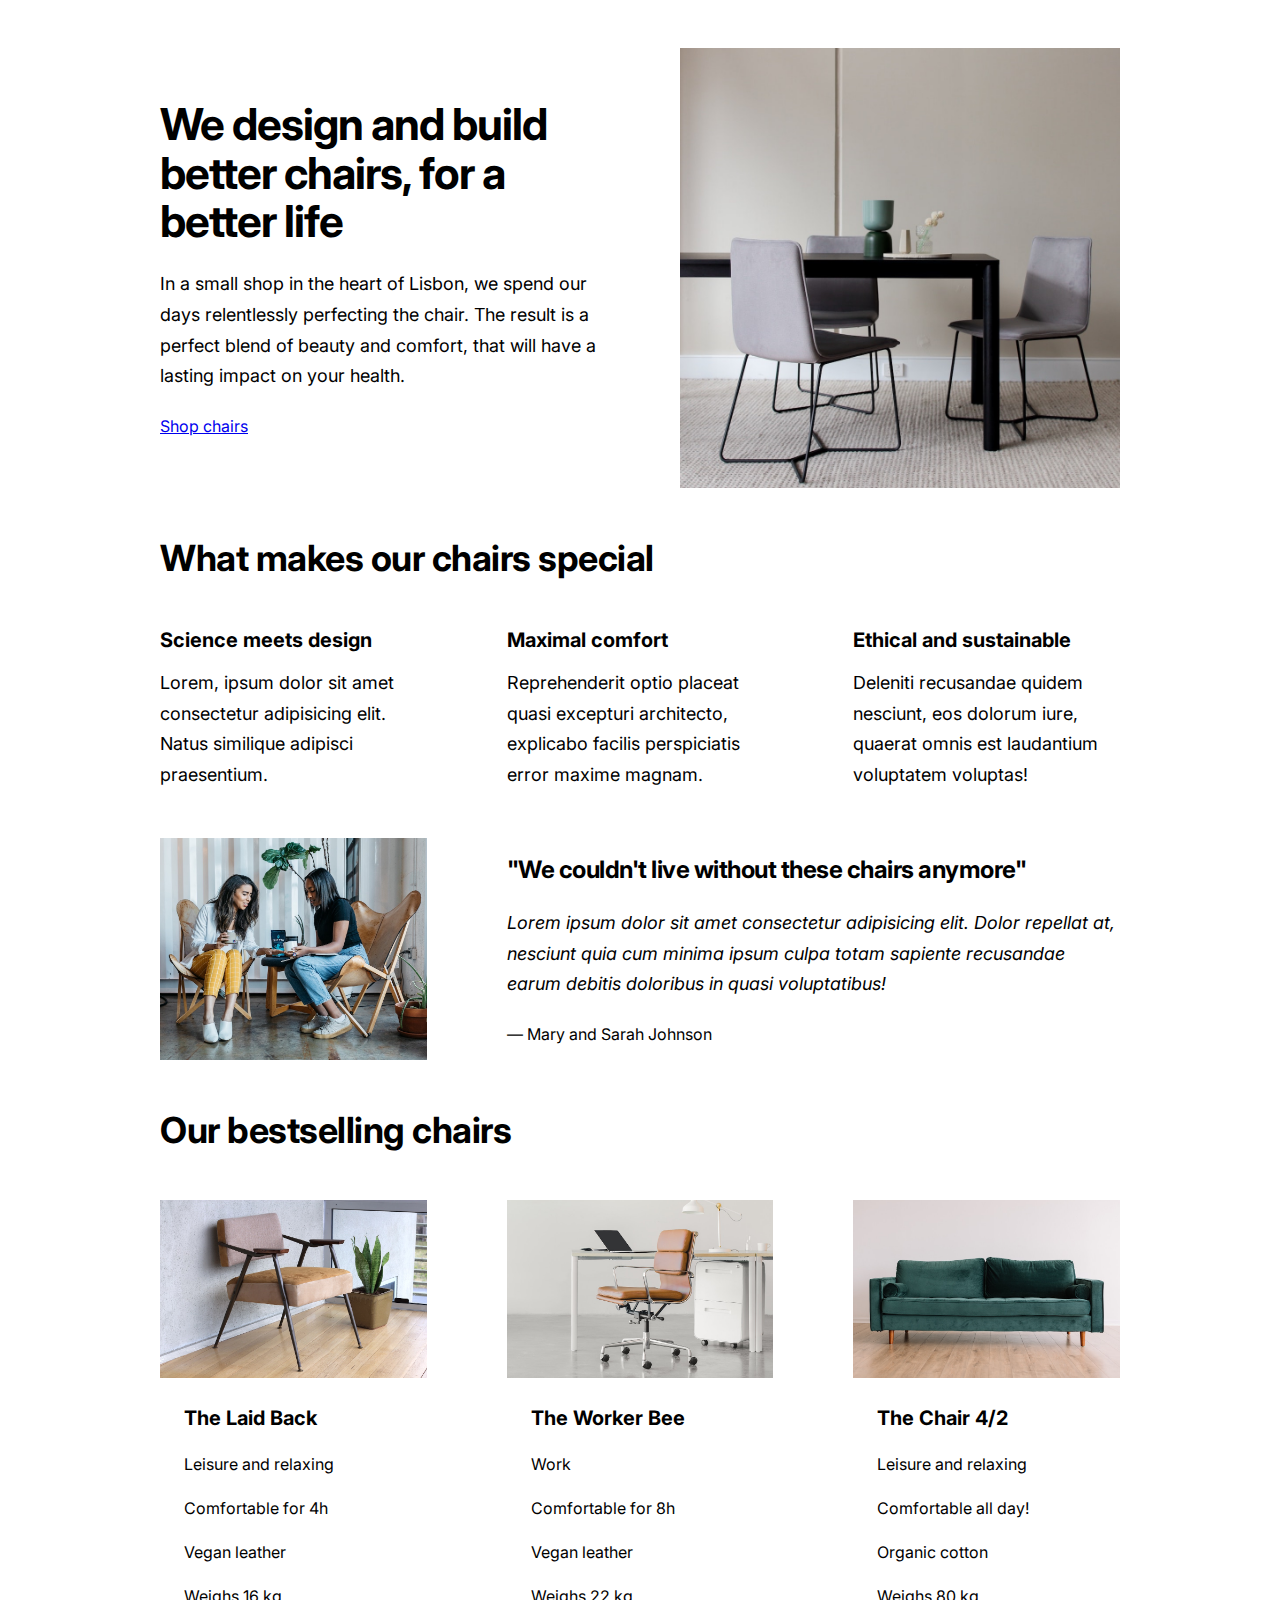
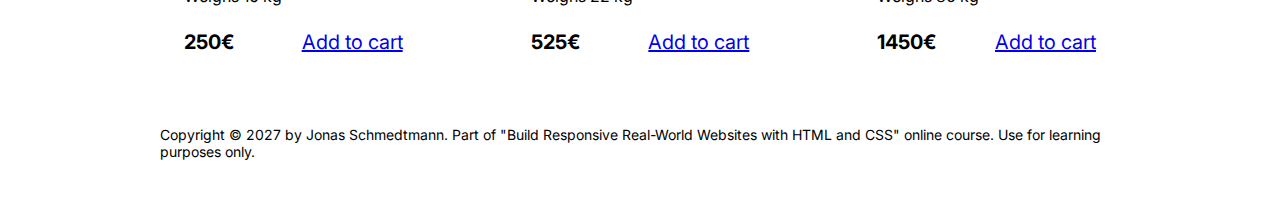
<file: Principios de diseño/1. TIPOGRAFIA/index.html>
<!DOCTYPE html>
<html lang="en">
  <head>
    <meta charset="UTF-8" />
    <meta http-equiv="X-UA-Compatible" content="IE=edge" />
    <meta name="viewport" content="width=device-width, initial-scale=1.0" />

    <link rel="preconnect" href="https://fonts.googleapis.com" />
    <link rel="preconnect" href="https://fonts.gstatic.com" crossorigin />
    <link
      href="https://fonts.googleapis.com/css2?family=Inter:wght@400;600;700&display=swap"
      rel="stylesheet"
    />
    <link rel="stylesheet" href="style.css" />
    <title>Lisbon Chair Shop</title>
  </head>
  <body>
    <div class="container">
      <header>
        <div class="header-text-box">
          <h1>We design and build better chairs, for a better life</h1>
          <p class="header-text">
            In a small shop in the heart of Lisbon, we spend our days
            relentlessly perfecting the chair. The result is a perfect blend of
            beauty and comfort, that will have a lasting impact on your health.
          </p>
          <a class="btn btn--big" href="#">Shop chairs</a>
        </div>
        <img src="hero.jpg" alt="Photo" />
      </header>

      <section>
        <h2>What makes our chairs special</h2>
        <div class="grid-3-cols">
          <div>
            <p class="features-title"><strong>Science meets design</strong></p>
            <p class="features-text">
              Lorem, ipsum dolor sit amet consectetur adipisicing elit. Natus
              similique adipisci praesentium.
            </p>
          </div>

          <div>
            <p class="features-title">
              <strong>Maximal comfort</strong>
            </p>
            <p class="features-text">
              Reprehenderit optio placeat quasi excepturi architecto, explicabo
              facilis perspiciatis error maxime magnam.
            </p>
          </div>

          <div>
            <p class="features-title">
              <strong>Ethical and sustainable</strong>
            </p>
            <p class="features-text">
              Deleniti recusandae quidem nesciunt, eos dolorum iure, quaerat
              omnis est laudantium voluptatem voluptas!
            </p>
          </div>
        </div>
      </section>

      <section class="testimonial-section">
        <div class="grid-3-cols">
          <img src="customers.jpg" alt="People sitting on chairs" />
          <div class="testimonial-box">
            <h2>"We couldn't live without these chairs anymore"</h2>
            <blockquote class="testimonial-text">
              Lorem ipsum dolor sit amet consectetur adipisicing elit. Dolor
              repellat at, nesciunt quia cum minima ipsum culpa totam sapiente
              recusandae earum debitis doloribus in quasi voluptatibus!
            </blockquote>
            <p class="testimonial-author">&mdash; Mary and Sarah Johnson</p>
          </div>
        </div>
      </section>

      <section>
        <h2>Our bestselling chairs</h2>
        <div class="grid-3-cols">
          <figure class="chair">
            <img src="chair-1.jpg" alt="Chair" />
            <div class="chair-box">
              <h3>The Laid Back</h3>
              <ul class="chair-details">
                <li>
                  <!-- Span is a generic INLINE text element, it doesn't have any meaning. It's like a div element, but inline -->
                  <span>Leisure and relaxing</span>
                </li>
                <li>
                  <span>Comfortable for 4h</span>
                </li>
                <li>
                  <span>Vegan leather</span>
                </li>
                <li>
                  <span>Weighs 16 kg</span>
                </li>
              </ul>
              <div class="chair-price">
                <strong>250€</strong>
                <a href="#" class="btn btn--small">Add to cart</a>
              </div>
            </div>
          </figure>

          <figure class="chair">
            <img src="chair-2.jpg" alt="Chair" />
            <div class="chair-box">
              <h3>The Worker Bee</h3>
              <ul class="chair-details">
                <li>
                  <span>Work</span>
                </li>
                <li>
                  <span>Comfortable for 8h</span>
                </li>
                <li>
                  <span>Vegan leather</span>
                </li>
                <li>
                  <span>Weighs 22 kg</span>
                </li>
              </ul>
              <div class="chair-price">
                <strong>525€</strong>
                <a href="#" class="btn btn--small">Add to cart</a>
              </div>
            </div>
          </figure>

          <figure class="chair">
            <img src="chair-3.jpg" alt="Chair" />
            <div class="chair-box">
              <h3>The Chair 4/2</h3>
              <ul class="chair-details">
                <li>
                  <span>Leisure and relaxing</span>
                </li>
                <li>
                  <span>Comfortable all day!</span>
                </li>
                <li>
                  <span>Organic cotton</span>
                </li>
                <li>
                  <span>Weighs 80 kg</span>
                </li>
              </ul>
              <div class="chair-price">
                <strong>1450€</strong>
                <a href="#" class="btn btn--small">Add to cart</a>
              </div>
            </div>
          </figure>
        </div>
      </section>

      <footer>
        Copyright &copy; 2027 by Jonas Schmedtmann. Part of "Build Responsive
        Real-World Websites with HTML and CSS" online course. Use for learning
        purposes only.
      </footer>
    </div>
  </body>
</html>
</file>
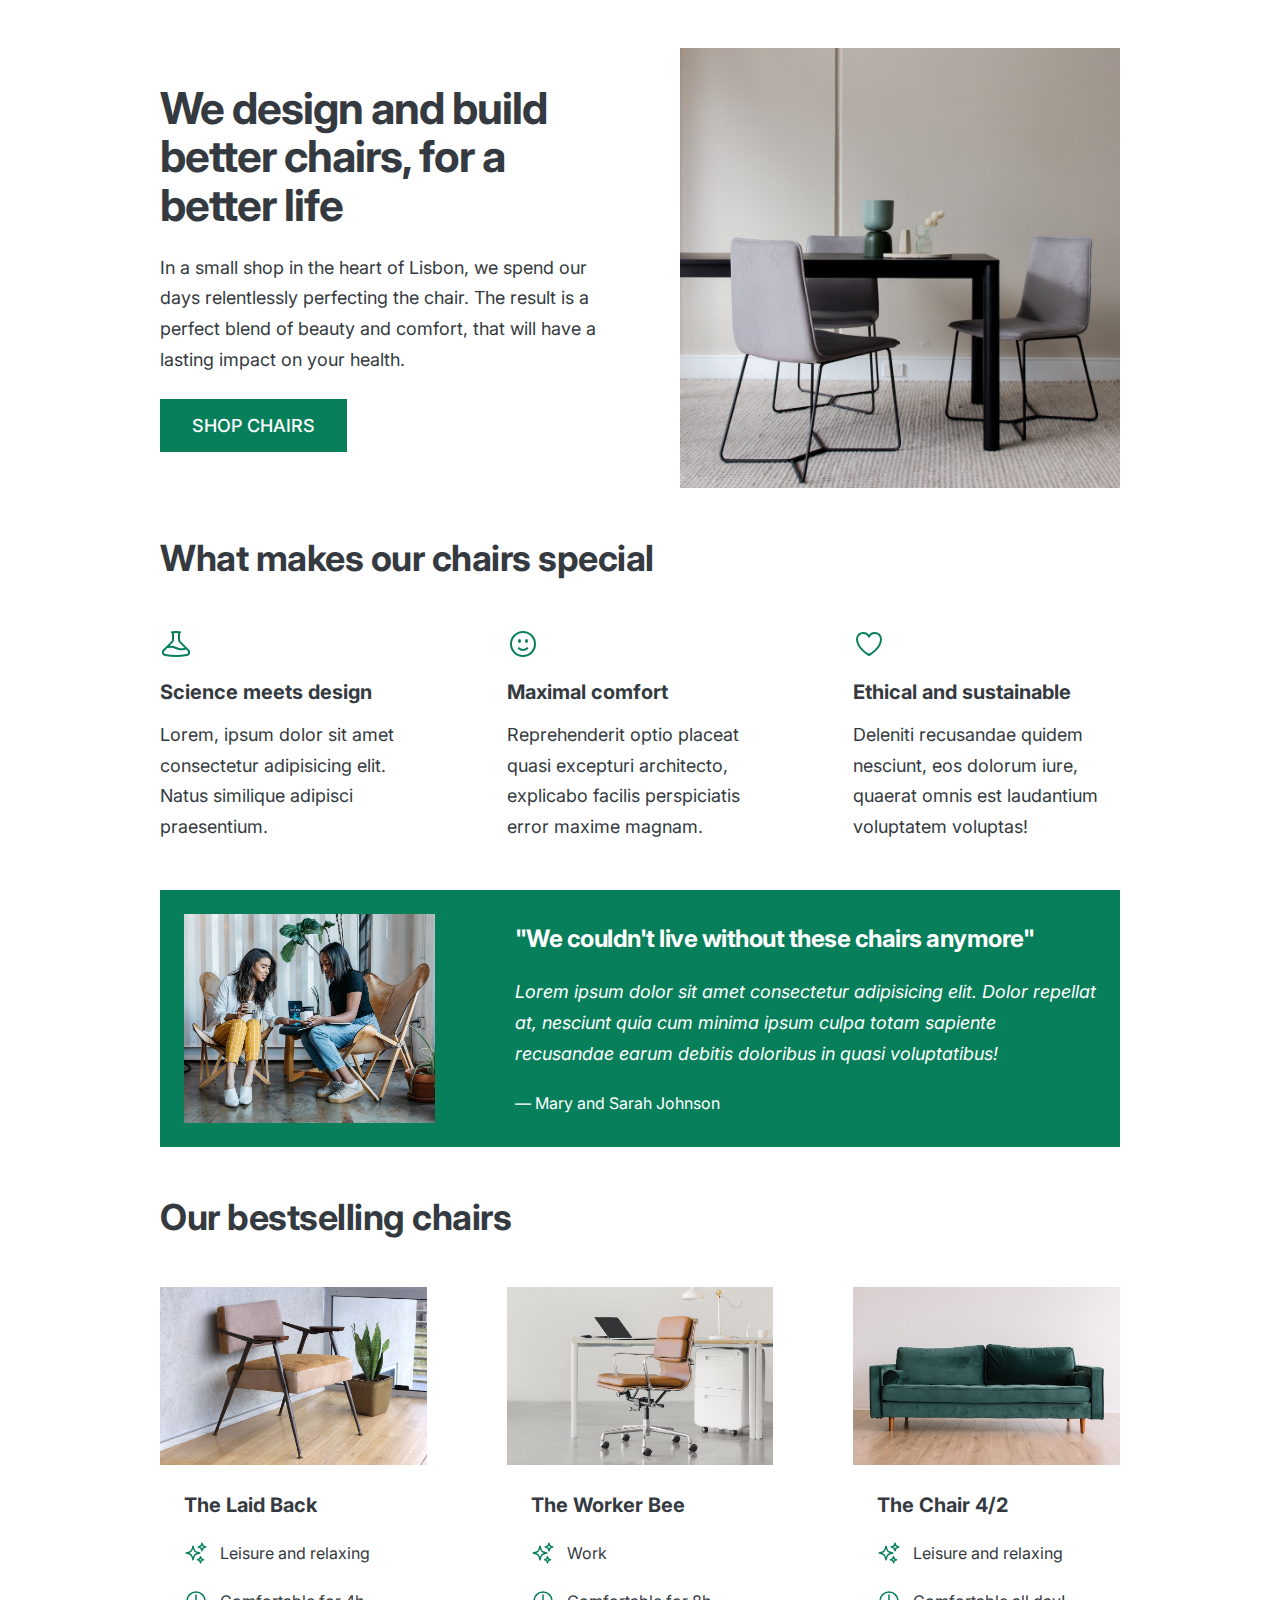
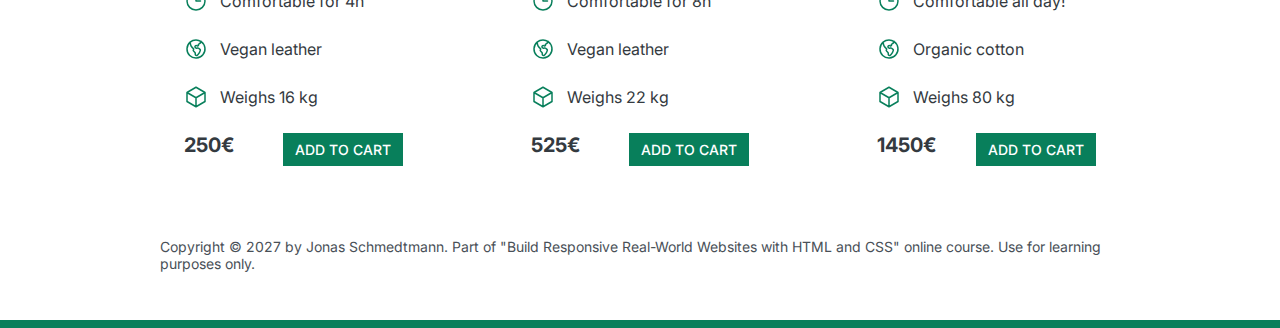
<file: Principios de diseño/3. ICONOS/index.html>
<!DOCTYPE html>
<html lang="en">
  <head>
    <meta charset="UTF-8" />
    <meta http-equiv="X-UA-Compatible" content="IE=edge" />
    <meta name="viewport" content="width=device-width, initial-scale=1.0" />

    <link rel="preconnect" href="https://fonts.googleapis.com" />
    <link rel="preconnect" href="https://fonts.gstatic.com" crossorigin />
    <link
      href="https://fonts.googleapis.com/css2?family=Inter:wght@400;600;700&display=swap"
      rel="stylesheet"
    />
    <link rel="stylesheet" href="style.css" />
    <title>Lisbon Chair Shop</title>
  </head>
  <body>
    <div class="container">
      <header>
        <div class="header-text-box">
          <h1>We design and build better chairs, for a better life</h1>
          <p class="header-text">
            In a small shop in the heart of Lisbon, we spend our days
            relentlessly perfecting the chair. The result is a perfect blend of
            beauty and comfort, that will have a lasting impact on your health.
          </p>
          <a class="btn btn--big" href="#">Shop chairs</a>
        </div>
        <img src="hero.jpg" alt="Photo" />
      </header>

      <section>
        <h2>What makes our chairs special</h2>
        <div class="grid-3-cols">
          <div>
            <svg
              xmlns="http://www.w3.org/2000/svg"
              fill="none"
              viewBox="0 0 24 24"
              stroke-width="1.5"
              stroke="currentColor"
              class="features-icon"
            >
              <path
                stroke-linecap="round"
                stroke-linejoin="round"
                d="M9.75 3.104v5.714a2.25 2.25 0 01-.659 1.591L5 14.5M9.75 3.104c-.251.023-.501.05-.75.082m.75-.082a24.301 24.301 0 014.5 0m0 0v5.714c0 .597.237 1.17.659 1.591L19.8 15.3M14.25 3.104c.251.023.501.05.75.082M19.8 15.3l-1.57.393A9.065 9.065 0 0112 15a9.065 9.065 0 00-6.23-.693L5 14.5m14.8.8l1.402 1.402c1.232 1.232.65 3.318-1.067 3.611A48.309 48.309 0 0112 21c-2.773 0-5.491-.235-8.135-.687-1.718-.293-2.3-2.379-1.067-3.61L5 14.5"
              />
            </svg>

            <p class="features-title"><strong>Science meets design</strong></p>
            <p class="features-text">
              Lorem, ipsum dolor sit amet consectetur adipisicing elit. Natus
              similique adipisci praesentium.
            </p>
          </div>

          <div>
            <svg
              xmlns="http://www.w3.org/2000/svg"
              fill="none"
              viewBox="0 0 24 24"
              stroke-width="1.5"
              stroke="currentColor"
              class="features-icon"
            >
              <path
                stroke-linecap="round"
                stroke-linejoin="round"
                d="M15.182 15.182a4.5 4.5 0 01-6.364 0M21 12a9 9 0 11-18 0 9 9 0 0118 0zM9.75 9.75c0 .414-.168.75-.375.75S9 10.164 9 9.75 9.168 9 9.375 9s.375.336.375.75zm-.375 0h.008v.015h-.008V9.75zm5.625 0c0 .414-.168.75-.375.75s-.375-.336-.375-.75.168-.75.375-.75.375.336.375.75zm-.375 0h.008v.015h-.008V9.75z"
              />
            </svg>

            <p class="features-title">
              <strong>Maximal comfort</strong>
            </p>
            <p class="features-text">
              Reprehenderit optio placeat quasi excepturi architecto, explicabo
              facilis perspiciatis error maxime magnam.
            </p>
          </div>

          <div>
            <svg
              xmlns="http://www.w3.org/2000/svg"
              fill="none"
              viewBox="0 0 24 24"
              stroke-width="1.5"
              stroke="currentColor"
              class="features-icon"
            >
              <path
                stroke-linecap="round"
                stroke-linejoin="round"
                d="M21 8.25c0-2.485-2.099-4.5-4.688-4.5-1.935 0-3.597 1.126-4.312 2.733-.715-1.607-2.377-2.733-4.313-2.733C5.1 3.75 3 5.765 3 8.25c0 7.22 9 12 9 12s9-4.78 9-12z"
              />
            </svg>

            <p class="features-title">
              <strong>Ethical and sustainable</strong>
            </p>
            <p class="features-text">
              Deleniti recusandae quidem nesciunt, eos dolorum iure, quaerat
              omnis est laudantium voluptatem voluptas!
            </p>
          </div>
        </div>
      </section>

      <section class="testimonial-section">
        <div class="grid-3-cols">
          <img src="customers.jpg" alt="People sitting on chairs" />
          <div class="testimonial-box">
            <h2>"We couldn't live without these chairs anymore"</h2>
            <blockquote class="testimonial-text">
              Lorem ipsum dolor sit amet consectetur adipisicing elit. Dolor
              repellat at, nesciunt quia cum minima ipsum culpa totam sapiente
              recusandae earum debitis doloribus in quasi voluptatibus!
            </blockquote>
            <p class="testimonial-author">&mdash; Mary and Sarah Johnson</p>
          </div>
        </div>
      </section>

      <section>
        <h2>Our bestselling chairs</h2>
        <div class="grid-3-cols">
          <figure class="chair">
            <img src="chair-1.jpg" alt="Chair" />
            <div class="chair-box">
              <h3>The Laid Back</h3>
              <ul class="chair-details">
                <li>
                  <!-- Span is a generic INLINE text element, it doesn't have any meaning. It's like a div element, but inline -->
                  <svg
                    xmlns="http://www.w3.org/2000/svg"
                    fill="none"
                    viewBox="0 0 24 24"
                    stroke-width="1.5"
                    stroke="currentColor"
                    class="chair-icon"
                  >
                    <path
                      stroke-linecap="round"
                      stroke-linejoin="round"
                      d="M9.813 15.904L9 18.75l-.813-2.846a4.5 4.5 0 00-3.09-3.09L2.25 12l2.846-.813a4.5 4.5 0 003.09-3.09L9 5.25l.813 2.846a4.5 4.5 0 003.09 3.09L15.75 12l-2.846.813a4.5 4.5 0 00-3.09 3.09zM18.259 8.715L18 9.75l-.259-1.035a3.375 3.375 0 00-2.455-2.456L14.25 6l1.036-.259a3.375 3.375 0 002.455-2.456L18 2.25l.259 1.035a3.375 3.375 0 002.456 2.456L21.75 6l-1.035.259a3.375 3.375 0 00-2.456 2.456zM16.894 20.567L16.5 21.75l-.394-1.183a2.25 2.25 0 00-1.423-1.423L13.5 18.75l1.183-.394a2.25 2.25 0 001.423-1.423l.394-1.183.394 1.183a2.25 2.25 0 001.423 1.423l1.183.394-1.183.394a2.25 2.25 0 00-1.423 1.423z"
                    />
                  </svg>

                  <span>Leisure and relaxing</span>
                </li>
                <li>
                  <svg
                    xmlns="http://www.w3.org/2000/svg"
                    fill="none"
                    viewBox="0 0 24 24"
                    stroke-width="1.5"
                    stroke="currentColor"
                    class="chair-icon"
                  >
                    <path
                      stroke-linecap="round"
                      stroke-linejoin="round"
                      d="M12 6v6h4.5m4.5 0a9 9 0 11-18 0 9 9 0 0118 0z"
                    />
                  </svg>

                  <span>Comfortable for 4h</span>
                </li>
                <li>
                  <svg
                    xmlns="http://www.w3.org/2000/svg"
                    fill="none"
                    viewBox="0 0 24 24"
                    stroke-width="1.5"
                    stroke="currentColor"
                    class="chair-icon"
                  >
                    <path
                      stroke-linecap="round"
                      stroke-linejoin="round"
                      d="M6.115 5.19l.319 1.913A6 6 0 008.11 10.36L9.75 12l-.387.775c-.217.433-.132.956.21 1.298l1.348 1.348c.21.21.329.497.329.795v1.089c0 .426.24.815.622 1.006l.153.076c.433.217.956.132 1.298-.21l.723-.723a8.7 8.7 0 002.288-4.042 1.087 1.087 0 00-.358-1.099l-1.33-1.108c-.251-.21-.582-.299-.905-.245l-1.17.195a1.125 1.125 0 01-.98-.314l-.295-.295a1.125 1.125 0 010-1.591l.13-.132a1.125 1.125 0 011.3-.21l.603.302a.809.809 0 001.086-1.086L14.25 7.5l1.256-.837a4.5 4.5 0 001.528-1.732l.146-.292M6.115 5.19A9 9 0 1017.18 4.64M6.115 5.19A8.965 8.965 0 0112 3c1.929 0 3.716.607 5.18 1.64"
                    />
                  </svg>

                  <span>Vegan leather</span>
                </li>
                <li>
                  <svg
                    xmlns="http://www.w3.org/2000/svg"
                    fill="none"
                    viewBox="0 0 24 24"
                    stroke-width="1.5"
                    stroke="currentColor"
                    class="chair-icon"
                  >
                    <path
                      stroke-linecap="round"
                      stroke-linejoin="round"
                      d="M21 7.5l-9-5.25L3 7.5m18 0l-9 5.25m9-5.25v9l-9 5.25M3 7.5l9 5.25M3 7.5v9l9 5.25m0-9v9"
                    />
                  </svg>

                  <span>Weighs 16 kg</span>
                </li>
              </ul>
              <div class="chair-price">
                <strong>250€</strong>
                <a href="#" class="btn btn--small">Add to cart</a>
              </div>
            </div>
          </figure>

          <figure class="chair">
            <img src="chair-2.jpg" alt="Chair" />
            <div class="chair-box">
              <h3>The Worker Bee</h3>
              <ul class="chair-details">
                <li><svg
                    xmlns="http://www.w3.org/2000/svg"
                    fill="none"
                    viewBox="0 0 24 24"
                    stroke-width="1.5"
                    stroke="currentColor"
                    class="chair-icon"
                  >
                    <path
                      stroke-linecap="round"
                      stroke-linejoin="round"
                      d="M9.813 15.904L9 18.75l-.813-2.846a4.5 4.5 0 00-3.09-3.09L2.25 12l2.846-.813a4.5 4.5 0 003.09-3.09L9 5.25l.813 2.846a4.5 4.5 0 003.09 3.09L15.75 12l-2.846.813a4.5 4.5 0 00-3.09 3.09zM18.259 8.715L18 9.75l-.259-1.035a3.375 3.375 0 00-2.455-2.456L14.25 6l1.036-.259a3.375 3.375 0 002.455-2.456L18 2.25l.259 1.035a3.375 3.375 0 002.456 2.456L21.75 6l-1.035.259a3.375 3.375 0 00-2.456 2.456zM16.894 20.567L16.5 21.75l-.394-1.183a2.25 2.25 0 00-1.423-1.423L13.5 18.75l1.183-.394a2.25 2.25 0 001.423-1.423l.394-1.183.394 1.183a2.25 2.25 0 001.423 1.423l1.183.394-1.183.394a2.25 2.25 0 00-1.423 1.423z"
                    />
                  <span>Work</span>
                </li>
                <li>
                  <svg
                  xmlns="http://www.w3.org/2000/svg"
                  fill="none"
                  viewBox="0 0 24 24"
                  stroke-width="1.5"
                  stroke="currentColor"
                  class="chair-icon"
                >
                  <path
                    stroke-linecap="round"
                    stroke-linejoin="round"
                    d="M12 6v6h4.5m4.5 0a9 9 0 11-18 0 9 9 0 0118 0z"
                  />
                </svg>
                  <span>Comfortable for 8h</span>
                </li>
                <li>
                  <svg
                    xmlns="http://www.w3.org/2000/svg"
                    fill="none"
                    viewBox="0 0 24 24"
                    stroke-width="1.5"
                    stroke="currentColor"
                    class="chair-icon"
                  >
                    <path
                      stroke-linecap="round"
                      stroke-linejoin="round"
                      d="M6.115 5.19l.319 1.913A6 6 0 008.11 10.36L9.75 12l-.387.775c-.217.433-.132.956.21 1.298l1.348 1.348c.21.21.329.497.329.795v1.089c0 .426.24.815.622 1.006l.153.076c.433.217.956.132 1.298-.21l.723-.723a8.7 8.7 0 002.288-4.042 1.087 1.087 0 00-.358-1.099l-1.33-1.108c-.251-.21-.582-.299-.905-.245l-1.17.195a1.125 1.125 0 01-.98-.314l-.295-.295a1.125 1.125 0 010-1.591l.13-.132a1.125 1.125 0 011.3-.21l.603.302a.809.809 0 001.086-1.086L14.25 7.5l1.256-.837a4.5 4.5 0 001.528-1.732l.146-.292M6.115 5.19A9 9 0 1017.18 4.64M6.115 5.19A8.965 8.965 0 0112 3c1.929 0 3.716.607 5.18 1.64"
                    />
                  </svg>
                  <span>Vegan leather</span>
                </li>
                <li>
                  <svg
                    xmlns="http://www.w3.org/2000/svg"
                    fill="none"
                    viewBox="0 0 24 24"
                    stroke-width="1.5"
                    stroke="currentColor"
                    class="chair-icon"
                  >
                    <path
                      stroke-linecap="round"
                      stroke-linejoin="round"
                      d="M21 7.5l-9-5.25L3 7.5m18 0l-9 5.25m9-5.25v9l-9 5.25M3 7.5l9 5.25M3 7.5v9l9 5.25m0-9v9"
                    />
                  </svg>
                  <span>Weighs 22 kg</span>
                </li>
              </ul>
              <div class="chair-price">
                <strong>525€</strong>
                <a href="#" class="btn btn--small">Add to cart</a>
              </div>
            </div>
          </figure>

          <figure class="chair">
            <img src="chair-3.jpg" alt="Chair" />
            <div class="chair-box">
              <h3>The Chair 4/2</h3>
              <ul class="chair-details">
                <li><svg
                    xmlns="http://www.w3.org/2000/svg"
                    fill="none"
                    viewBox="0 0 24 24"
                    stroke-width="1.5"
                    stroke="currentColor"
                    class="chair-icon"
                  >
                    <path
                      stroke-linecap="round"
                      stroke-linejoin="round"
                      d="M9.813 15.904L9 18.75l-.813-2.846a4.5 4.5 0 00-3.09-3.09L2.25 12l2.846-.813a4.5 4.5 0 003.09-3.09L9 5.25l.813 2.846a4.5 4.5 0 003.09 3.09L15.75 12l-2.846.813a4.5 4.5 0 00-3.09 3.09zM18.259 8.715L18 9.75l-.259-1.035a3.375 3.375 0 00-2.455-2.456L14.25 6l1.036-.259a3.375 3.375 0 002.455-2.456L18 2.25l.259 1.035a3.375 3.375 0 002.456 2.456L21.75 6l-1.035.259a3.375 3.375 0 00-2.456 2.456zM16.894 20.567L16.5 21.75l-.394-1.183a2.25 2.25 0 00-1.423-1.423L13.5 18.75l1.183-.394a2.25 2.25 0 001.423-1.423l.394-1.183.394 1.183a2.25 2.25 0 001.423 1.423l1.183.394-1.183.394a2.25 2.25 0 00-1.423 1.423z"
                    />
                  <span>Leisure and relaxing</span>
                </li>
                <li>
                  <svg
                  xmlns="http://www.w3.org/2000/svg"
                  fill="none"
                  viewBox="0 0 24 24"
                  stroke-width="1.5"
                  stroke="currentColor"
                  class="chair-icon"
                >
                  <path
                    stroke-linecap="round"
                    stroke-linejoin="round"
                    d="M12 6v6h4.5m4.5 0a9 9 0 11-18 0 9 9 0 0118 0z"
                  />
                </svg>
                  <span>Comfortable all day!</span>
                </li>
                <li>
                  <svg
                    xmlns="http://www.w3.org/2000/svg"
                    fill="none"
                    viewBox="0 0 24 24"
                    stroke-width="1.5"
                    stroke="currentColor"
                    class="chair-icon"
                  >
                    <path
                      stroke-linecap="round"
                      stroke-linejoin="round"
                      d="M6.115 5.19l.319 1.913A6 6 0 008.11 10.36L9.75 12l-.387.775c-.217.433-.132.956.21 1.298l1.348 1.348c.21.21.329.497.329.795v1.089c0 .426.24.815.622 1.006l.153.076c.433.217.956.132 1.298-.21l.723-.723a8.7 8.7 0 002.288-4.042 1.087 1.087 0 00-.358-1.099l-1.33-1.108c-.251-.21-.582-.299-.905-.245l-1.17.195a1.125 1.125 0 01-.98-.314l-.295-.295a1.125 1.125 0 010-1.591l.13-.132a1.125 1.125 0 011.3-.21l.603.302a.809.809 0 001.086-1.086L14.25 7.5l1.256-.837a4.5 4.5 0 001.528-1.732l.146-.292M6.115 5.19A9 9 0 1017.18 4.64M6.115 5.19A8.965 8.965 0 0112 3c1.929 0 3.716.607 5.18 1.64"
                    />
                  </svg>
                  <span>Organic cotton</span>
                </li>
                <li>
                  <svg
                    xmlns="http://www.w3.org/2000/svg"
                    fill="none"
                    viewBox="0 0 24 24"
                    stroke-width="1.5"
                    stroke="currentColor"
                    class="chair-icon"
                  >
                    <path
                      stroke-linecap="round"
                      stroke-linejoin="round"
                      d="M21 7.5l-9-5.25L3 7.5m18 0l-9 5.25m9-5.25v9l-9 5.25M3 7.5l9 5.25M3 7.5v9l9 5.25m0-9v9"
                    />
                  </svg>
                  <span>Weighs 80 kg</span>
                </li>
              </ul>
              <div class="chair-price">
                <strong>1450€</strong>
                <a href="#" class="btn btn--small">Add to cart</a>
              </div>
            </div>
          </figure>
        </div>
      </section>

      <footer>
        Copyright &copy; 2027 by Jonas Schmedtmann. Part of "Build Responsive
        Real-World Websites with HTML and CSS" online course. Use for learning
        purposes only.
      </footer>
    </div>
  </body>
</html>
</file>
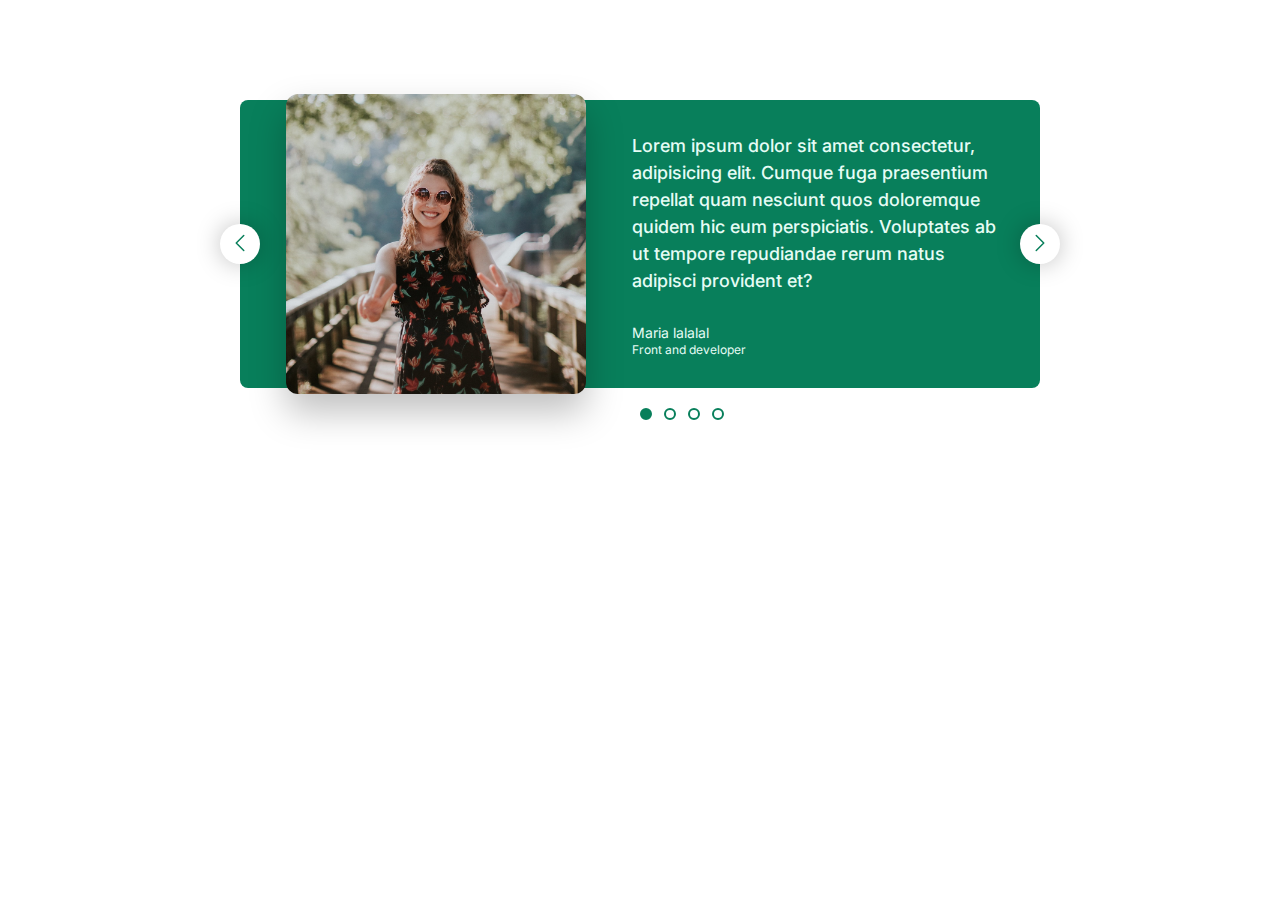
<file: Zaca/index-carrusel.html>
<!DOCTYPE html>
<html lang="en">
<head>
  <meta charset="UTF-8">
  <meta name="viewport" content="width=device-width, initial-scale=1.0">
  <link rel="stylesheet" href="styles-carrusel.css">
  <link href="https://fonts.googleapis.com/css2?family=Inter:wght@400;600;700&display=swap" rel="stylesheet">
  <title>Document</title>
</head>
<body>
  <div class="carrusel">
    <img src="maria.jpg" alt="una chica que se llama Maria">
    <blockquote class="testimonio">
      <p class="testimonio-texto">
        Lorem ipsum dolor sit amet consectetur, adipisicing elit. 
        Cumque fuga praesentium repellat quam nesciunt quos doloremque quidem hic eum perspiciatis. 
        Voluptates ab ut tempore repudiandae rerum natus adipisci provident et?
      </p>
      <p class="testimonio-autor">Maria lalalal</p>
      <p class="testimonio-job">Front and developer</p>
    </blockquote>
    <button class="btn btn--left">
      <svg xmlns="http://www.w3.org/2000/svg" fill="none" viewBox="0 0 24 24" stroke-width="1.5" stroke="currentColor" class="btn-icon">
        <path stroke-linecap="round" stroke-linejoin="round" d="M15.75 19.5 8.25 12l7.5-7.5" />
      </svg>      
    </button>
    <button class="btn btn--right">
      <svg xmlns="http://www.w3.org/2000/svg" fill="none" viewBox="0 0 24 24" stroke-width="1.5" stroke="currentColor" class="btn-icon">
        <path stroke-linecap="round" stroke-linejoin="round" d="m8.25 4.5 7.5 7.5-7.5 7.5" />
      </svg>      
    </button>
    <div class="dots">
      <button class="dot dot--fill">&nbsp;</button>
      <button class="dot">&nbsp;</button>
      <button class="dot">&nbsp;</button>
      <button class="dot">&nbsp;</button>
    </div>
  </div>
</body>
</html>
</file>
<file: Proyecto moviles/style.css>
/* --------------------------- Body ------------------------------------ */

* {
  margin: 0;
  padding: 0;
}

/* --------------------------- Header ------------------------------------ */
.header {
  padding: 0 3rem; 
  display: flex;
  flex-direction: column;
  align-items: center;
  position: sticky;
  top: 0; 
  z-index: 1000;
}


.busqueda {
  position: relative;
}

.busqueda input {
  width: 12.5rem; 
  height: 2.5rem; 
  padding-left: 2.5rem; 
  transform: translateX(-4%);
}

.nav_busqueda {
  position: absolute;
  top: 50%;
  transform: translateX(50%);
  transform: translateY(-50%);
  z-index: 1;
}

/* --------------------------- Nav ------------------------------------ */
.nav {
  display: flex;
  justify-content: space-between;
  align-items: center;
  height: 5rem;
  width: 100%;
  padding: 0 3rem;
  z-index: 100;
  border-bottom: 2px solid #008774;
}


.logo {
  width: 7.5rem;
  margin-top: 1.25rem;
  
}

.nav_menu{
  width: 3.125rem;
  margin-left: 1.875rem;
  cursor: pointer;

}

.nav_busqueda{
  width: 1.5625rem;
}

.carrito {
  width: 2.5rem;
}

.user {
  width: 3.125rem;
  margin-right: 1.875rem;
}



/* --------------------------- Oferta ------------------------------------ */
.ofertas {

  border-radius: 0.9375rem;
  padding: 1.75rem;
  margin-top: 1.25rem;
  margin-bottom: 1.75rem;
  margin-left: 3rem;
  margin-right:3rem ;

  display: grid;
  filter: drop-shadow(4px 4px rgb(67, 66, 66));
  
}
.title--ofertas {
  grid-column: 1;
  margin-left: 4.875rem;
}
.texto--ofertas {
  grid-column: 1;
  margin-top: 5rem;
  margin-left:2.375rem;
  line-height: 1.2;
}

.card--ofertas {
  grid-column: 3;
  padding-bottom: 0.75rem;
  padding-top: 0.875rem;
  
  transform: translateY(-5%); 
  border-radius: 0.9375rem;
  position: relative;
  
}

.imagen--ofertas {
  padding-left:8.25rem ;
  width: 15.625rem;
  height: 12.5rem;
  transform: translateX(10%);
}

.nombre--ofertas {
  padding-left: 7.5rem;
  margin-left: 6.25rem;
  transform: translateX(10%);
}
.precio--ofertas {
  padding-left: 7.5rem;
  grid-column: 3;
  margin-top: 0.75rem;
  margin-left: 5.3125rem;
  transform: translateX(10%);

}

.precioAntiguo--ofertas {
  margin-right: 0.75rem;
  transform: translateX(10%);
}

.etiqueta {
  width: 15%;
  padding: 4px;
  position: absolute;
  right: 0;
  z-index: 1;
  margin-top: 0.75rem;
  transform: rotate(38deg);
  overflow: auto;
  text-align: center;
  border-radius: 5px;

}


/* -------------------------- Recomendados para ti ------------------- */

.recomendados {
  position: relative;
  overflow: hidden;
  padding-bottom: 1.5rem;
}

.titulo-y-texto {
  width: auto;
  height: auto;
  display: inline-block;

}

.title--recomendados{
  margin-left: 4.875rem;
  display: inline-block;
  transform: translateY(150%);
}

.text--recomendados{
  margin-left: 2.375rem;
  text-align: center;
  transform: translateY(8em);
}

.container{
  transform: translateX(40%);
  width: 90%;
  
  overflow: hidden;

}
.container .swiper-container{
  height: 50%;
  width: 90%;
  transform: translateY();
}
.container .swiper-slide {
  text-align: center;
  padding-top: 1.5rem;
  border-radius: 0.9375rem;
  text-align: start;
  box-shadow: 0px 4px 4px rgba(196, 196, 196, 0.25);

}
.container .swiper-slide img{
  transform: translateX(50%);
  display: block;
  width: 50%;
  height: 50%;
  border-radius: 0.75rem;
}
.swiper-slide {
  overflow: hidden;
}


.container .swiper-slide .card-description{
    padding:1rem 1rem;
}
.container .swiper-slide .card-title,.container .swiper-slide .card-text{
   margin-bottom: 0.5rem;
   text-align: center;
}
.container .swiper-slide .card-link{
   text-align: center;
    border-radius: 0.75rem;
    padding:0.75rem ;
    cursor: pointer;
}
.container .swiper-slide .card-link a{
    text-decoration: none;
}


/* -------------------------------Categoria IPHONE------------------- */


.iphone {
  display: flex;
  flex-direction: column;
  align-items: center;
  margin: 0 auto;
  margin-top: 0.9375rem;
  padding: 1.25rem;
}

.contenidoRecomendadosIphone {
  display: flex;
  flex-direction: column;
  align-items: center;
  width: 80%;
  margin: 0 auto;
  padding: 1.25rem;
}



.title--iphone {
  text-align: center;
  margin-bottom: 0.625rem;
}

.text--iphone p {
  text-align: center;
}


.recomendados--categoriasIphone {
  display: flex;
  flex-wrap: wrap;
  justify-content: space-around;
  width: 100%;
  margin-top: 1.25rem;
}

.categoriaIphone {
  display: flex;
  flex-direction: column;
  align-items: center;
  text-align: center;
  margin: 0.625rem;
  padding: 0.625rem;
  border-radius: 5px;
  box-shadow: 0 2px 5px rgba(0, 0, 0, 1);
}

.categoriaIphone span {
  margin-bottom: 5px;
}

.categoriaIphone img {
  width: 12.5rem;
  height: 12.5rem;
}


/* ------------------------------- Categoria SAMSUNG------------------ */

.Samsung {
  display: flex;
  flex-direction: column;
  align-items: center;
  margin: 0 auto;
  margin-top: 1.25rem;
  padding: 1.25rem;
}

.contenidoRecomendadosSamsung {
  display: flex;
  flex-direction: column;
  align-items: center;
  width: 80%;
  margin: 0 auto;
  padding: 1.25rem;
}

.title--Samsung {
  text-align: center;
  margin-bottom: 0.625rem;
}

.recomendados--categoriasSamsung {
  display: flex;
  flex-wrap: wrap;
  justify-content: space-around;
  width: 100%;
  margin-top: 1.25rem;
}

.categoriaSamsung {
  display: flex;
  flex-direction: column;
  align-items: center;
  text-align: center;
  margin: 0.625rem;
  padding: 0.625rem;
  border-radius: 5px;
  box-shadow: 0 2px 5px rgba(0, 0, 0, 1);
  width: 12.5rem;
}

.categoriaSamsung span {
  margin-bottom: 5px;
}

.categoriaSamsung img {
  width: 100%;
  height: auto;
}

/* ------------------------------------------------------- CATEGORIAS ------------------------------------------------- */

.Categorias {
  text-align: center;
}

.titulo {
  margin-top: 1.25rem; 
}

.logos-arriba,
.logos-abajo {
  display: flex;
  justify-content: center;
}

.logos-arriba img,
.logos-abajo img {
  margin: 1.875rem;
  width: 9.375rem; 
}



/* ------------------------------------------------------- FOOTER ------------------------------------------------- */
.footer {
  list-style: none;
  display: flex;
  justify-content: space-between;
  padding: 1.25rem; 
}

.QYA--title {
  margin-bottom: 1.5rem;
  margin-top: 0.75rem;
  margin-left:4rem;
} 

.QYA, .contactos, .logo-footer {
  flex: 1;
  padding: 0.625rem;
}

.QYA {
  text-align: left;
}

.contactos {
  display: flex;
  flex-direction: column;
  align-items: end;
}

.logo-footer img {
  width: 6.25rem;
  margin-top: 1.875rem;
  margin-left: 9.375rem;
}

.contactos * {
  width: fit-content;
}

.contacto_icon {
  display: block; 
  width: 100%; 
  margin-top: 0.625rem;
  text-align: right;
}

.contacto_item {
  margin-top: 0.625rem;
  display: flex;
}

.contacto_item img {
  width: 1.5rem; 
  margin-right: 0.625rem;  
}

.contacto_icon p {
  margin: 0;
  display: block; 
  text-align: right;
}

.contactanos--title {
  margin-bottom: 0.75rem;
  margin-right: 2rem;
  margin-top: 0.75rem;
}

.pregunta {
  padding-left: 0.75rem;
  margin: 0.875rem;
  
} 

.contactos--content {
  margin-bottom: 1rem;
  margin-right: 2rem;
}  


/* ------------------------------------------------------- MODAL LOGIN ------------------------------------------------- */

.modal {
  position: fixed;
  top: 50%;
  left: 50%;
  transform: translate(-50%, -50%);
  max-width: 40rem; 
  padding: 3rem 4rem; 
  box-shadow: 0 2rem 4rem rgba(0, 0, 0, 0.3); 
  z-index: 1000;
  transition: all 0.5s;
}

.modal__header {
  margin-bottom: 3rem; 
  line-height: 1.5;
}

.modal__form {
  margin: 0 1.5rem; 
  display: grid;
  grid-template-columns: 1fr 2fr;
  align-items: center;
  gap: 1.5rem; 
}

.modal__form input {
  padding: 1rem 1.5rem;
  border: 1px solid #ddd;
  border-radius: 0.5rem;
}

.modal__form button {
  grid-column: 1 / span 2;
  justify-self: center;
  margin-top: 1rem;
}

.btn--close-modal {
  position: absolute;
  top: 0.5rem;
  right: 1.5rem; 
  cursor: pointer;
  border: none;
  background: none;
}

.btn-login {
  padding: 1.2rem 2rem; 
  border: none;
  border-radius: 0.5rem;
  cursor: pointer;
  transition: background-color 0.3s ease; 
}

.hidden {
  visibility: hidden;
  opacity: 0;
}

/* ------------------------------------------------------- MODAL MENU HAMBURGUESA ------------------------------------------------- */

.modal-menu {
  position: fixed;
  top: 0;
  left: 0;
  width: 30%; 
  height: 100%;
  padding: 3rem 2rem; 
  box-shadow: 0 2rem 4rem rgba(0, 0, 0, 0.3);
  z-index: 1000;
  transition: transform 0.5s ease; 
}

.modal-menu__header {
  margin-bottom: 3rem;
  line-height: 1.5;
}

.modal-menu__content {
  margin: 0 1.5rem;
}

.modal-menu__close {
  position: absolute;
  top: 0.5rem;
  right: 1.5rem;
  cursor: pointer;
  border: none;
  background: none;
}

.overlay-menu {
  position: fixed;
  top: 0;
  left: 0;
  width: 100%;
  height: 100%;
  background-color: rgba(0, 0, 0, 0.5);
  z-index: 999;
  display: none; 
}

.overlay-menu.active {
  display: block; 
}

.ul {
  padding: 0;
  margin: 0;
  list-style-type: none; 
  display: flex; 
  flex-direction: column; 
  align-items: center; 
}

.clickLista {
  cursor: pointer;
  padding: 1.5rem 0; 
  transition: color 0.3s ease;
  display: flex;  
  align-items: center; 
}

.clickLista::before {
  content: "•"; 
  margin-right: 1rem; 
}
</file>
<file: Proyecto moviles/especificas.css>
/*
---00 WHITESPACE SYSTEM / ATOM

    - Spaging system (px)
      2 / 4 / 8 / 12 / 16 / 24 / 32 / 48 / 64 / 80 / 96 / 128

---01 TYPOGRAPHY SYSTEM / ATOM
    

    - Font sizes (px)
    10 / 12 / 14 / 16 / 18 / 20 / 24 / 30 / 36 / 44 / 52 / 62 / 74 / 86 / 98
*/

/****************************************/
/* HEADER */
/****************************************/

/****************************************/
/* NAVIGATION */
/****************************************/

/****************************************/
/* HERO SECTION*/
/****************************************/

/****************************************/
/* AS FEATURED IN SECTION */
/****************************************/

/****************************************/
/* HOW IT WORKS SECTION*/
/****************************************/

/****************************************/
/* MEALS SECTION*/
/****************************************/

/****************************************/
/* TESTIMONIALS SECTION*/
/****************************************/

/****************************************/
/* PRICING SECTION*/
/****************************************/

/****************************************/
/* PLAN DETAILS SUBSECTION*/
/****************************************/

/****************************************/
/* FEATURE SUBSECTION*/
/****************************************/

/****************************************/
/* CTA SECTION*/
/****************************************/

/****************************************/
/* FOOTER SECTION */
/****************************************/
.body {
    font-family: "Karla", sans-serif;
    color: #323232;
    line-height: 1;
  }

/* Nav */

.header {
    background-color: #FFFFFF; 
}


/*  OFERTAS  */


.title--ofertas {
    font-family: "Lato", sans-serif;
    font-weight:700 ;
    font-size: 24px;
  }

.ofertas {
    font-family: 'Karla', sans-serif;
    font-size: 20px;
    background-color: #FF8800;
}

.precio--ofertas {
    font-size: 16px;
}

.precioAntiguo--ofertas {
    color: red;
    text-decoration: line-through;
}

.nombre--ofertas {
    font-size: 16px;
    font-weight: bold;
}

.card--ofertas {
    background-color: #B0E8FF;
}

.etiqueta {
    background-color: #008774;
    color: white;
    font-size: 15px;
}

/*  Recomendados  */

.recomendados{
    background-color: rgba(255, 136, 0, 0.6);
}

.title--recomendados {
    font-weight: 700;
    font-family: "Lato" , sans-serif;
    font-size: 24px;
    
}

.text--recomendados {
    font-size: 20px;
}

.container .swiper-slide {
    background: #B0E8FF;
    font-size: 18px;
}

.container .swiper-slide .card-link {
    background-color: #00473E;
}

.container .swiper-slide .card-link a {
    color: #fff;
}

/*  IPhone  */

.iphone {
    background-color: #B0E8FF;
}

.title--iphone {
    font-family: "Lato", sans-serif;
}

.title--iphone h2 {
    font-size: 2em;
  font-weight: bold;
}

.categoriaIphone {
    background-color: rgb(238, 149, 47);
}

.categoriaIphone span {
    font-size: 1.2em;
    font-weight: bold;
}
.title--iphone p {
    font-size: 1em;
}

/*  Samsung  */

.Samsung {
    background-color:rgba(255, 136, 0, 0.6);
}

.categoriaSamsung {
    background-color: #B0E8FF;
}

.categoriaSamsung span {
    font-size: 1.2em;
    font-weight: bold;
}

.title--Samsung {
    font-family: "Lato", sans-serif;
}

.title--Samsung h2 {
    font-size: 2em;
    font-weight: bold;
}

.titulo {
    font-family: "Lato", sans-serif;
}

/* Footer */

.footer {
    font-family: 'Karla', sans-serif;
    font-weight: 500;
    background-color: #FFDAB0; 
}

.QYA, .contactos, .logo-footer {
    background-color: #B0E8FF; 
}

 .QYA--title {
    font-family: "Lato", sans-serif;
    font-weight:700 ;
} 

 .contactanos--title {
    font-family: "Lato", sans-serif;
    font-weight:700 ;
} 

/*  Modal  */

.modal {
    background-color: #B0E4DD;
    font-size: 2.5rem; 
}

.modal__form label {
    font-size: 1.5rem; 
    font-weight: 500;
  }

  .modal__form input {
    font-size: 1.5rem; 
  }

.btn-login {
    font-size: 1.8rem; 
    background-color: #007bff; 
    color: #fff; 
}

.btn-login:hover {
    background-color: #0056b3; 
  }

.modal-menu {
    background-color: #B0E4DD;
}
.btn--close-modal {
    font-family: inherit;
    color: inherit;
    font-size: 3rem; 
  }

.modal__header {
    font-family: "Lato", sans-serif;
}

.modal-menu__header {
    font-family: "Lato", sans-serif;
    font-size: 2.5rem;
}

.modal-menu__close {
    font-size: 3rem;
}

.overlay-menu {
    background-color: rgba(0, 0, 0, 0.5);
}

.clickLista {
    font-size: 2rem; 
}

.clickLista:hover {
    color: #008774;
  }
</file>
<file: Proyecto moviles/query.css>
/* OFERTAS */
@media only screen and (max-width: 768px) {
  .ofertas {
    margin-left: 1rem;
    margin-right: 1rem;
    grid-template-columns: 1fr;
    grid-template-rows: auto;
  }

  .title--ofertas {
    margin-left: 1.5rem;
  }

  .texto--ofertas {
    margin-top: 3rem;
    margin-left: 1rem;
    margin-bottom: 2rem;
  }

  .imagen--ofertas {
    padding-left: 0;
    width: 100%;
    height: auto;
  }

  .nombre--ofertas {
    padding-left: 1rem;
    margin-left: 0;
  }

  .precio--ofertas {
    padding-left: 1rem;
    grid-column: 1;
    margin-top: 0.75rem;
    margin-left: 0;
    text-align: center;
  }

  .precioAntiguo--ofertas {
    margin-right: 0;
  }

  .card--ofertas {
    grid-column: 1;
    padding-bottom: 0.75rem;
    padding-top: 0.875rem;
    transform: translateY(0);
    position: relative;
  }

  .etiqueta {
    width: auto;
    padding: 4px;
    position: static;
    margin-top: 0.75rem;
    transform: rotate(0);
    text-align: center;
    border-radius: 5px;
  }
}

/* Recomendados */

@media only screen and (max-width: 768px) {
  .title--recomendados {
    margin-left: 3rem; 
  }
  
  .container {
    margin-top: 4rem;
    transform: translateX(12%); 
    width: 80%; 
  }
  
  .container .swiper-container {
    height: 60%; 
    width: 100%; 
  }
  
  .container .swiper-slide img {
    width: 70%; 
    height: auto; 
    transform: translateX(25%); 
  }
  
.text--recomendados{
  display: none;
 }

}

/* FOOTER */
@media only screen and (max-width: 768px) {
  .footer {
    flex-direction: column; 
    align-items: center; 
    padding: 0.625rem; 
    background-color: #B0E8FF !important; 
  }

  .QYA--title {
    margin-left: 0; 
    text-align: center; 
  }

  .logo-footer img {
    margin: 0; 
  }

  .contacto_icon {
    text-align: center; 
  }

  .contactanos--title {
    margin: 0; 
    text-align: center; 
    margin-top: 0.75rem; 
  }

  .pregunta, .contactos--content {
    margin: 0.625rem; 
  }
}

/* CATEGORIAS */

@media only screen and (max-width: 768px) {
  .titulo {
    margin-top: 0.75rem; 
  }
  
  .logos-arriba,
  .logos-abajo {
    flex-direction: column; 
    align-items: center; 
  }
  
  .logos-arriba img,
  .logos-abajo img {
    margin: 0.75rem; 
    width: 7.5rem; 
  }
}

/* NAV */

@media only screen and (max-width: 768px) {
  .busqueda {
    display: none;
  }
  .carrito {
    display: none;
  }
  .user {
    width: 3.125rem;
    right: 0;
  }
  .logo {
    display: none;
  }
  .nav_menu{
    width: 3.125rem;
    cursor: pointer;
    left: 0;
  }

}
</file>
<file: Reto 1/style.css>
/* Propiedades de textos */

h1 {
  color: blue;
  font-size: 26px;
  font-family: sans-serif;
  text-transform: uppercase;
  font-style: italic;
}

h2 {
  font-size: 40px;
  font-family: sans-serif;
}

h3 {
  font-size: 30px;
  font-family: sans-serif;
}

h4 {
  font-size: 20px;
  font-family: sans-serif;
  text-transform: uppercase;
  text-align: center;
}

p {
  font-size: 22px;
  font-family: sans-serif;
  line-height: 1.5;
}

li {
  font-family: sans-serif;
  font-size: 20px;
}

/* Combinando selectores */

h1, h2, h3, h4, p, li {
  font-family: sans-serif;
}

#author {
  font-style: italic;
  font-size: 18px;
}

#copyright {
  font-size: 16px;
}

button {
  font-size: 22px;
  padding: 20px;
  cursor: pointer;
}

.red {
  color: red;
}
</file>
<file: Reto 2/style.css>
* {
  margin: 0;
  padding: 0;
}

body {
  font-family: sans-serif;
  line-height: 1.4;
}

.container {
  width: 800px;
  margin: 0 auto;
}

.product {
  border: 4px solid black;
  width: 825px;
  margin: 50px auto;
  position: relative; 
  display: grid;
  grid-template-columns: 250px 1fr 1fr;
  column-gap: 40px;
}

.product-title {
  text-align: center;
  font-size: 22px;
  text-transform: uppercase;
  background-color: #f7f7f7;
  padding: 15px;
  grid-column: 1 / -1;
}

.price {
  font-size: 24px;
}

.shipping {
  font-size: 12px;
  text-transform: uppercase;
  font-weight: bold;
  color: #777;
  margin-bottom: 20px;
}

.more-info:link,
.more-info:visited{
  color: black;
  display: inline-block;
  margin-bottom: 10px;
}

.more-info:hover,
.more-info:active {
  text-decoration: none;
}

.details-title {
  text-transform: uppercase;
  font-size: 16px;
  margin-bottom: 15px;
  /* margin-top: 30px; */
}

.details-list {
  list-style: square;
  margin-left: 20px;
}

.details-list li {
  margin-bottom: 10px;
}

.add-cart {
  background-color: #000;
  border: none;
  color: #fff;
  font-size: 20px;
  text-transform: uppercase;
  cursor: pointer;
  padding: 15px;
  width: 100%;
  border-top: 4px solid black;
  grid-column: 1 / -1;
}

.add-cart:hover {
  color: #000;
  background-color: #fff;
}

.sale {
  background-color: red;
  color: white;
  font-size: 12px;
  text-transform: uppercase;
  font-weight: bold;
  letter-spacing: 2px;
  padding: 7px 15px;
  display: inline-block;
  position: absolute;
  top: -17px;
  left: -34px;
}

.colors {
  display: flex;
  gap: 10px;
}

.color {
  background-color: black;
  height: 22px;
  width: 22px;
  display: inline-block;
  /* margin-right: 10px; */
}

.color-blue {
  background-color: blue;
}

.color-red {
  background-color: red;
}

.color-yellow {
  background-color: yellow;
}

.color-green {
  background-color: green;
}

.color-brown {
  background-color: brown;
}

.row {
  display: flex;
  gap: 40px;
}

.containerPrecio {
  flex: 1;
}

.containerProductDetails {
  flex: 1;
}

.price-shipping {
  display: flex;
  justify-content: space-between;
  align-items: center;
  margin-bottom: 20px;
}

.shipping {
  margin: 0;
}
</file>
<file: Zaca/styles-acordeon.css>
/****************************************/
/* ATOMS - PERSONALITY CONSISTENCY  SYSTEM*/
/****************************************/
/*
     /*
            SPACING SYSTEM (px)
            2 / 4 / 8 / 12 / 16 / 24 / 32 / 48 / 64 / 80 / 96 / 128

            FONT SIZE SYSTEM (px)
            10 / 12 / 14 / 16 / 18 / 20 / 24 / 30 / 36 / 44 / 52 / 62 / 74 / 86 / 98

            MAIN COLOR: #087f5b
            GREY FOR TEXT: #343a40
        */

/* ------------------------ */
/* GLOBAL/UNIVERSAL STYLES */
/* ------------------------ */
* {
  margin: 0;
  padding: 0;
  box-sizing: border-box;
}

body {
  font-family: "Inter", sans-serif;
  color: #343a40;
  line-height: 1;
}

/* ------------------------ */
/* GENERAL/REUSABLE STYLES */
/* ------------------------ */

/* ------------------------ */
/* COMPONENT STYLES -  */
/* ------------------------ */

.acordeon {
  width: 700px;
  margin: 100px auto;

  display: flex;
  flex-direction: column;
  gap: 24px;
}

.item {
  padding: 24px;
  box-shadow: 0 0 24px rgb(0, 0, 0, 0.1);

  display: grid;
  grid-template-columns: auto 1fr auto;
  column-gap: 24px;
  row-gap: 32px;
}

.numero, .texto {
  font-weight: 500;
  font-size: 24px;
}

.numero {
  color: #ced4da;
}

.texto {
  color: #343a40;
}

.icon {
  width: 24px;
  height: 24px;
  stroke: #087f5b;
}

.icon[name="down"] {
}

.open .icon[name="up"] { 
  display: block;
}

.open .icon[name="down"] {
  display: none;
}

.icon[name="up"] {
 display: none; 
}

.hidden-box  {
  grid-column: 2;
  display: none;
}

.hidden-box p {
  line-height: 1.6;
  margin-bottom: 24px;
}

.open .hidden-box {
  display: block;

}

.open {
  border-top: 4px solid #087f5b;
}

.open .numero, .open .texto {
  color: #087f5b;
}

.hidden-box ul {
  color: #868e96;
  margin-left: 20px;

  display: flex;
  flex-direction: column;
  gap: 12px;
}
</file>
<file: Principios de diseño/0. ORIGINAL/style.css>
/*
SPACING SYSTEM (px)
2 / 4 / 8 / 12 / 16 / 24 / 32 / 48 / 64 / 80 / 96 / 128

FONT SIZE SYSTEM (px)
10 / 12 / 14 / 16 / 18 / 20 / 24 / 30 / 36 / 44 / 52 / 62 / 74 / 86 / 98
*/

/* ------------------------ */
/* GLOBAL/UNIVERSAL STYLES */
/* ------------------------ */

* {
  margin: 0;
  padding: 0;
  box-sizing: border-box;
}

/* ------------------------ */
/* GENERAL STYLES */
/* ------------------------ */
body {
  font-family: sans-serif;
}

.container {
  width: 960px;
  margin: 0 auto;
}

header,
section {
  margin-bottom: 48px;
}

h2 {
  margin-bottom: 48px;
}

.grid-3-cols {
  display: grid;
  grid-template-columns: repeat(3, 1fr);
  column-gap: 80px;
}

/* ------------------------ */
/* COMPONENT STYLES */
/* ------------------------ */

/* HEADER */
header {
  display: grid;
  grid-template-columns: repeat(2, 1fr);
  column-gap: 80px;
  margin-top: 48px;
}

.header-text-box {
  align-self: center;
}

h1 {
  margin-bottom: 24px;
}

.header-text {
  margin-bottom: 24px;
}

img {
  width: 100%;
}

/* FEATURES */
.features-icon {
}

.features-title {
  margin-bottom: 16px;
}

.features-text {
}

/* TESTIMONIAL */
.testimonial-section {
}

.testimonial-box {
  grid-column: 2 / -1;
  align-self: center;
}

.testimonial-box h2 {
  margin-bottom: 24px;
}

.testimonial-text {
  font-style: italic;
  margin-bottom: 24px;
}

/* CHAIRS */
.chair-box {
  padding: 24px;
}

h3 {
  margin-bottom: 24px;
}

.chair-details {
  list-style: none;
  margin-bottom: 24px;
}

.chair-details li {
  display: flex;
  align-items: center;
  gap: 12px;
  margin-bottom: 24px;
}

.chair-details li:last-child {
  margin-bottom: 0;
}

.chair-icon {
}

.chair-price {
  display: flex;
  justify-content: space-between;
}
/* FOOTERS */
footer {
  margin-bottom: 48px;
}
</file>
<file: Principios de diseño/1. TIPOGRAFIA/style.css>
/*
SPACING SYSTEM (px)
2 / 4 / 8 / 12 / 16 / 24 / 32 / 48 / 64 / 80 / 96 / 128

FONT SIZE SYSTEM (px)
10 / 12 / 14 / 16 / 18 / 20 / 24 / 30 / 36 / 44 / 52 / 62 / 74 / 86 / 98
*/

/* ------------------------ */
/* GLOBAL/UNIVERSAL STYLES */
/* ------------------------ */

* {
  margin: 0;
  padding: 0;
  box-sizing: border-box;
}

/* ------------------------ */
/* GENERAL STYLES */
/* ------------------------ */
body {
  font-family: "Inter", sans-serif;
}

.container {
  width: 960px;
  margin: 0 auto;
}

header,
section {
  margin-bottom: 48px;
}

h2 {
  margin-bottom: 48px;
  /*   24 / 30 / 36 */
  font-size: 36px;
  letter-spacing: -0.5px;
}

.grid-3-cols {
  display: grid;
  grid-template-columns: repeat(3, 1fr);
  column-gap: 80px;
}

/* ------------------------ */
/* COMPONENT STYLES */
/* ------------------------ */

/* HEADER */
header {
  display: grid;
  grid-template-columns: repeat(2, 1fr);
  column-gap: 80px;
  margin-top: 48px;
}

.header-text-box {
  align-self: center;
}

h1 {
  margin-bottom: 24px;
  /*  44 / 52 / 62 */
  font-size: 44px;
  line-height: 1.1;
  letter-spacing: -1px;
}

.header-text {
  margin-bottom: 24px;
  /* 16 / 18 / 20  */
  font-size: 18px;
  line-height: 1.7;
}

img {
  width: 100%;
}

/* FEATURES */
.features-icon {
}

.features-title {
  margin-bottom: 16px;
  font-size: 20px;
}

.features-text {
  font-size: 18px;
  line-height: 1.7;
}

/* TESTIMONIAL */
.testimonial-section {
}

.testimonial-box {
  grid-column: 2 / -1;
  align-self: center;
}

.testimonial-box h2 {
  margin-bottom: 24px;
  /*  20 / 24 / 30*/
  font-size: 24px;
}

.testimonial-text {
  font-style: italic;
  margin-bottom: 24px;

  font-size: 18px;
  line-height: 1.7;
}

/* CHAIRS */
.chair-box {
  padding: 24px;
}

h3 {
  margin-bottom: 24px;
  font-size: 20px;
}

.chair-details {
  list-style: none;
  margin-bottom: 24px;
}

.chair-details li {
  display: flex;
  align-items: center;
  gap: 12px;
  margin-bottom: 24px;
}

.chair-details li:last-child {
  margin-bottom: 0;
}

.chair-icon {
}

.chair-price {
  display: flex;
  justify-content: space-between;
  font-size: 20px;
}
/* FOOTERS */
footer {
  margin-bottom: 48px;
  /* 12 / 14 / 16*/
  font-size: 14px;
}
</file>
<file: Principios de diseño/3. ICONOS/style.css>
/*
SPACING SYSTEM (px)
2 / 4 / 8 / 12 / 16 / 24 / 32 / 48 / 64 / 80 / 96 / 128

FONT SIZE SYSTEM (px)
10 / 12 / 14 / 16 / 18 / 20 / 24 / 30 / 36 / 44 / 52 / 62 / 74 / 86 / 98


MAIN COLOR: #087f5b
GREY FOR TEXT: #343a40


*/

/* ------------------------ */
/* GLOBAL/UNIVERSAL STYLES */
/* ------------------------ */

* {
  margin: 0;
  padding: 0;
  box-sizing: border-box;
}

/* ------------------------ */
/* GENERAL STYLES */
/* ------------------------ */
body {
  font-family: "Inter", sans-serif;
  color: #343a40;
  border-bottom: 8px solid #087f5b;
}

.container {
  width: 960px;
  margin: 0 auto;
}

header,
section {
  margin-bottom: 48px;
}

h2 {
  /*   24 / 30 / 36 */
  margin-bottom: 48px;
  font-size: 36px;
  letter-spacing: -0.5px;
}

.grid-3-cols {
  display: grid;
  grid-template-columns: repeat(3, 1fr);
  column-gap: 80px;
}

.btn:link,
.btn:visited {
  background-color: #087f5b;
  color: #fff;
  text-decoration: none;
  text-transform: uppercase;
  font-weight: 500;

  display: inline-block; /*sino le pongo inline-block, no me aplica el margin-bottom del objeto de arriba*/
  /* Y si le pongo block, me hace chicle en todo el container padre, yo solo quiero que se ajuste al contenid */
  /* pero respetando los margin de los objetos contiguos, para ello inline-block */
}

.btn:hover,
.btn:active {
  background-color: #099268;
}

.btn--big {
  font-size: 18px;

  padding: 16px 32px;
}

.btn--small {
  font-size: 14px;

  padding: 8px 12px;
}

/* ------------------------ */
/* COMPONENT STYLES */
/* ------------------------ */

/* HEADER */
header {
  display: grid;
  grid-template-columns: repeat(2, 1fr);
  column-gap: 80px;
  margin-top: 48px;
}

.header-text-box {
  align-self: center;
}

h1 {
  /*  44 / 52 / 62 */
  margin-bottom: 24px;
  font-size: 44px;
  line-height: 1.1;
  letter-spacing: -1px;
}

.header-text {
  /* 16 / 18 / 20  */
  margin-bottom: 24px;
  font-size: 18px;
  line-height: 1.7;
}

img {
  width: 100%;
}

/* FEATURES */
.features-icon {
  stroke: #087f5b; /* le damos el color primario*/
  width: 32px;
  height: 32px;
  margin-bottom: 16px; /* jerarquía visual */
}

.features-title {
  margin-bottom: 16px;
  font-size: 20px;
}

.features-text {
  font-size: 18px;
  line-height: 1.7;
}

/* TESTIMONIAL */
.testimonial-section {
  background-color: #087f5b;
  color: #fff;
  padding: 24px;
}

.testimonial-box {
  grid-column: 2 / -1;
  align-self: center;
}

.testimonial-box h2 {
  /*  20 / 24 / 30*/
  margin-bottom: 24px;
  font-size: 24px;
}

.testimonial-text {
  font-style: italic;
  margin-bottom: 24px;

  font-size: 18px;
  line-height: 1.7;
}

/* CHAIRS */
.chair-box {
  padding: 24px;
}

h3 {
  margin-bottom: 24px;
  font-size: 20px;
}

.chair-details {
  list-style: none;
  margin-bottom: 24px;
}

.chair-details li {
  display: flex;
  align-items: center;
  gap: 12px;
  margin-bottom: 24px;
}

.chair-details li:last-child {
  margin-bottom: 0;
}

.chair-icon {
  stroke: #087f5b;
  width: 24px;
  height: 24px;
  /* fill: red; */
}

.chair-price {
  display: flex;
  justify-content: space-between;
  font-size: 20px;
}
/* FOOTERS */
footer {
  /* 12 / 14 / 16*/
  margin-bottom: 48px;
  font-size: 14px;
  color: #495057;
}
</file>
<file: Zaca/styles-carrusel.css>
/****************************************/
/* ATOMS - PERSONALITY CONSISTENCY  SYSTEM*/
/****************************************/
/*
     /*
            SPACING SYSTEM (px)
            2 / 4 / 8 / 12 / 16 / 24 / 32 / 48 / 64 / 80 / 96 / 128

            FONT SIZE SYSTEM (px)
            10 / 12 / 14 / 16 / 18 / 20 / 24 / 30 / 36 / 44 / 52 / 62 / 74 / 86 / 98

            MAIN COLOR: #087f5b
            GREY FOR TEXT: #343a40
        */

/* ------------------------ */
/* GLOBAL/UNIVERSAL STYLES */
/* ------------------------ */
* {
  margin: 0;
  padding: 0;
  box-sizing: border-box;
}

/* ------------------------ */
/* GENERAL/REUSABLE STYLES */
/* ------------------------ */
body {
  font-family: "Inter", sans-serif;
  color: #343a40;
  line-height: 1;
}

/* ------------------------ */
/* COMPONENT STYLES -  */
/* ------------------------ */

.carrusel {
  width: 800px;
  margin: 100px auto;
  background-color: #087f5b;
  color: #e6fcf5;
  padding: 32px;
  border-radius: 8px;
  display: flex;
  gap: 32px;
  align-items: center;
  padding-left: 96px;
  gap: 96px;
  position: relative;
}

img {
  width: 200px;
  border-radius: 8px;
  transform: scale(1.5);
  box-shadow: 0 12px 24px rgb(0, 0, 0, 0.25);
}

.testimonio {
  
}

.testimonio-texto{
  font-size: 18px;
  font-weight: 500;
  line-height: 1.5;
  margin-bottom: 32px;
}

.testimonio-autor{
  font-size: 14px;
  margin-bottom: 4px;
}

.testimonio-job{
  font-size: 12px;
}

.btn{
  background-color: #fff;
  border: none;
  width: 40px;
  height: 40px;
  border-radius: 50%;
  box-shadow: 0 0 24px rgb(0, 0, 0, 0.25);
  position: absolute;
  /* top: 0; */
  
}

.btn--left{
  left: 0;
  transform: translateX(-50%);
}

.btn--right{
  right: 0;
  transform: translateX(50%);
}

.btn-icon {
  width: 24px;
  height: 24px;
  stroke: #087f5b;
}

.dots{
  position: absolute;
  bottom: 0;
  left: 50%;
  transform: translateY(32px);
  display: flex;
  gap: 12px;
}

.dot{
  width: 12px;
  height: 12px;
  border-radius: 50%;
  border: 2px solid #087f5b;
  background-color: #fff;
  cursor: pointer;
}

.dot--fill{
  background-color: #087f5b;
  
}
</file>
